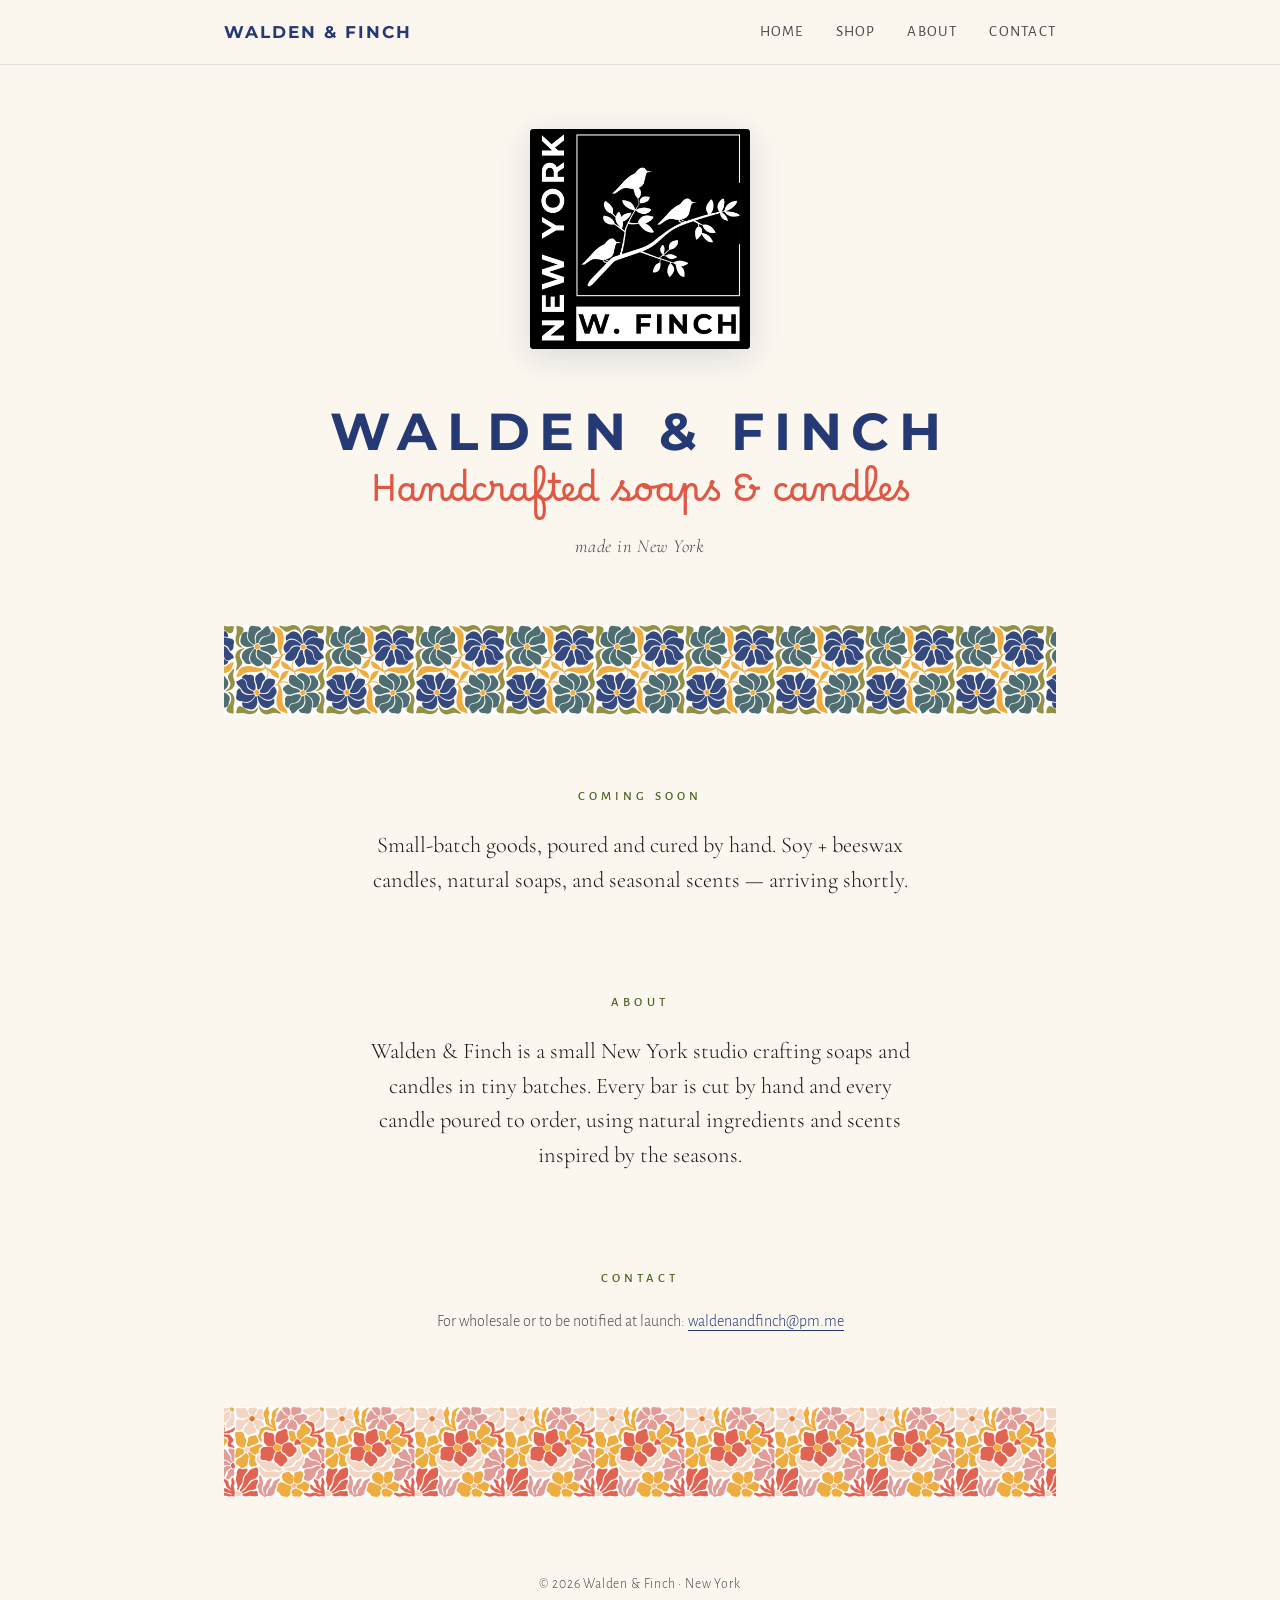
<file: index.html>
<!DOCTYPE html>
<html lang="en">
<head>
  <meta charset="UTF-8" />
  <meta name="viewport" content="width=device-width, initial-scale=1.0" />
  <title>Walden &amp; Finch — Handcrafted Soaps &amp; Candles</title>
  <meta name="description" content="Walden & Finch — small-batch handcrafted soaps and candles, made in New York." />
  <link rel="icon" type="image/png" href="assets/logo-black.png" />
  <link rel="preconnect" href="https://fonts.googleapis.com">
  <link rel="preconnect" href="https://fonts.gstatic.com" crossorigin>
  <link href="https://fonts.googleapis.com/css2?family=Alegreya+Sans:wght@300;400;500&family=Borel&family=Cormorant+Garamond:ital,wght@0,400;0,500;1,400&family=Montserrat:wght@600;700;800&display=swap" rel="stylesheet">
  <link rel="stylesheet" href="styles.css" />
</head>
<body>
  <a class="skip-link" href="#main">Skip to content</a>

  <nav class="site-nav" aria-label="Primary">
    <div class="nav-inner">
      <a href="#top" class="nav-brand">Walden &amp; Finch</a>
      <button class="nav-toggle" aria-expanded="false" aria-controls="nav-menu" aria-label="Toggle navigation menu">
        <span class="nav-toggle-bar"></span>
        <span class="nav-toggle-bar"></span>
        <span class="nav-toggle-bar"></span>
      </button>
      <ul class="nav-menu" id="nav-menu">
        <li><a href="#top">Home</a></li>
        <li><a href="#shop">Shop</a></li>
        <li><a href="#about">About</a></li>
        <li><a href="#contact">Contact</a></li>
      </ul>
    </div>
  </nav>

  <div class="page" id="top">
    <header class="hero">
      <div class="logo-frame">
        <img src="assets/logo-black.png" alt="Walden & Finch logo — finches on branches" class="logo" />
      </div>
      <h1 class="brand-name">WALDEN &amp; FINCH</h1>
      <p class="tagline">Handcrafted soaps &amp; candles</p>
      <p class="origin">made in New York</p>
    </header>

    <div class="pattern-strip" aria-hidden="true"></div>

    <main id="main">
      <section class="coming-soon" id="shop">
        <h2 class="section-eyebrow">Coming soon</h2>
        <p class="lede">
          Small-batch goods, poured and cured by hand. Soy + beeswax candles,
          natural soaps, and seasonal scents — arriving shortly.
        </p>
      </section>

      <section class="about" id="about">
        <h2 class="section-eyebrow">About</h2>
        <p class="lede">
          Walden &amp; Finch is a small New York studio crafting soaps and candles
          in tiny batches. Every bar is cut by hand and every candle poured to order,
          using natural ingredients and scents inspired by the seasons.
        </p>
      </section>

      <section class="contact-section" id="contact">
        <h2 class="section-eyebrow">Contact</h2>
        <p class="contact">
          For wholesale or to be notified at launch:
          <a href="mailto:waldenandfinch@pm.me">waldenandfinch@pm.me</a>
        </p>
      </section>
    </main>

    <div class="pattern-strip pattern-strip--alt" aria-hidden="true"></div>

    <footer class="site-footer">
      <p>&copy; <span id="year"></span> Walden &amp; Finch · New York</p>
    </footer>
  </div>

  <script>
    document.getElementById('year').textContent = new Date().getFullYear();

    // Mobile navigation toggle
    (function () {
      var toggle = document.querySelector('.nav-toggle');
      var menu = document.getElementById('nav-menu');
      if (!toggle || !menu) return;

      function closeMenu() {
        menu.classList.remove('is-open');
        toggle.setAttribute('aria-expanded', 'false');
      }

      toggle.addEventListener('click', function () {
        var isOpen = menu.classList.toggle('is-open');
        toggle.setAttribute('aria-expanded', isOpen ? 'true' : 'false');
      });

      // Close the menu when a link is tapped (mobile)
      menu.addEventListener('click', function (e) {
        if (e.target.tagName === 'A') closeMenu();
      });

      // Close on Escape
      document.addEventListener('keydown', function (e) {
        if (e.key === 'Escape') closeMenu();
      });
    })();
  </script>
</body>
</html>
</file>
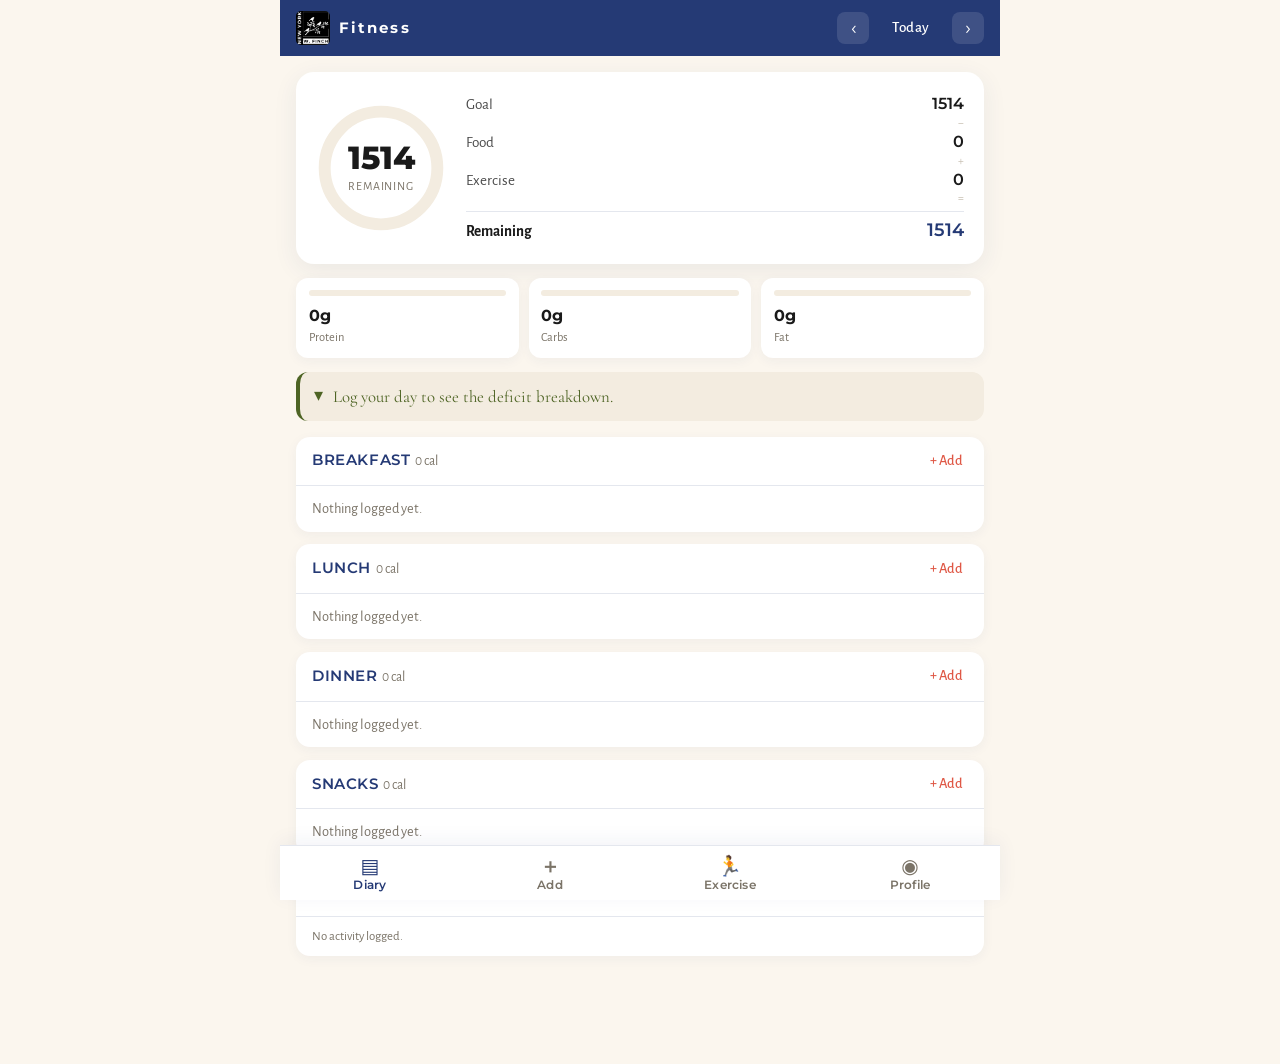
<file: fitness/index.html>
<!DOCTYPE html>
<html lang="en">
<head>
  <meta charset="UTF-8" />
  <meta name="viewport" content="width=device-width, initial-scale=1.0, viewport-fit=cover" />
  <title>Fitness — Walden &amp; Finch</title>
  <meta name="description" content="Private nutrition &amp; calorie tracker." />
  <meta name="robots" content="noindex, nofollow" />
  <meta name="theme-color" content="#253a75" />
  <link rel="icon" type="image/png" href="../assets/logo-black.png" />
  <link rel="preconnect" href="https://fonts.googleapis.com">
  <link rel="preconnect" href="https://fonts.gstatic.com" crossorigin>
  <link href="https://fonts.googleapis.com/css2?family=Alegreya+Sans:wght@300;400;500;700&family=Cormorant+Garamond:ital,wght@0,400;0,500;0,600;1,400&family=Montserrat:wght@600;700;800&display=swap" rel="stylesheet">
  <link rel="stylesheet" href="fitness.css" />
</head>
<body>
  <div class="app">
    <!-- Top bar -->
    <header class="topbar">
      <div class="topbar-inner">
        <a class="brand" href="../index.html" title="Walden &amp; Finch">
          <img src="../assets/logo-black.png" alt="" class="brand-logo" />
          <span class="brand-text">Fitness</span>
        </a>
        <div class="date-nav">
          <button id="prevDay" class="icon-btn" aria-label="Previous day">‹</button>
          <button id="datePick" class="date-label" aria-label="Pick date">Today</button>
          <button id="nextDay" class="icon-btn" aria-label="Next day">›</button>
          <input type="date" id="dateInput" class="date-hidden" />
        </div>
      </div>
    </header>

    <main class="content">
      <!-- ===================== TODAY / DIARY ===================== -->
      <section class="view" id="view-today">
        <!-- Calorie budget card -->
        <div class="budget-card">
          <div class="ring-wrap">
            <svg viewBox="0 0 120 120" class="ring">
              <circle class="ring-track" cx="60" cy="60" r="52"></circle>
              <circle class="ring-fill" id="ringFill" cx="60" cy="60" r="52"></circle>
            </svg>
            <div class="ring-center">
              <span class="ring-num" id="remainingNum">0</span>
              <span class="ring-label" id="remainingLabel">remaining</span>
            </div>
          </div>
          <div class="budget-breakdown">
            <div class="bd-row"><span class="bd-key">Goal</span><span class="bd-val" id="bdGoal">0</span></div>
            <div class="bd-op">−</div>
            <div class="bd-row"><span class="bd-key">Food</span><span class="bd-val" id="bdFood">0</span></div>
            <div class="bd-op">+</div>
            <div class="bd-row"><span class="bd-key">Exercise</span><span class="bd-val" id="bdExercise">0</span></div>
            <div class="bd-op">=</div>
            <div class="bd-row bd-remaining"><span class="bd-key">Remaining</span><span class="bd-val" id="bdRemaining">0</span></div>
          </div>
        </div>

        <!-- Macros -->
        <div class="macros">
          <div class="macro">
            <div class="macro-bar"><span id="pBar" class="macro-fill pf"></span></div>
            <div class="macro-meta"><b id="pVal">0g</b><span>Protein</span></div>
          </div>
          <div class="macro">
            <div class="macro-bar"><span id="cBar" class="macro-fill cf"></span></div>
            <div class="macro-meta"><b id="cVal">0g</b><span>Carbs</span></div>
          </div>
          <div class="macro">
            <div class="macro-bar"><span id="fBar" class="macro-fill ff"></span></div>
            <div class="macro-meta"><b id="fVal">0g</b><span>Fat</span></div>
          </div>
        </div>

        <!-- Deficit / weight projection -->
        <div class="deficit-strip" id="deficitStrip">
          <span class="deficit-icon" id="deficitIcon">▾</span>
          <span id="deficitText">Log your day to see the deficit breakdown.</span>
        </div>

        <!-- Meals -->
        <div id="meals"></div>

        <!-- Exercise summary in diary -->
        <div class="meal" id="exerciseCard">
          <div class="meal-head">
            <h3>Exercise</h3>
            <button class="add-link" data-goexercise>Log</button>
          </div>
          <div class="meal-items" id="exerciseItems"></div>
        </div>
      </section>

      <!-- ===================== ADD FOOD ===================== -->
      <section class="view hidden" id="view-add">
        <div class="add-head">
          <h2>Add food</h2>
          <span class="add-meal-tag" id="addMealTag">Breakfast</span>
        </div>

        <div class="search-row">
          <input type="search" id="foodSearch" placeholder="Search foods (e.g. banana, oats, chicken)…" autocomplete="off" />
          <button id="searchBtn" class="primary-btn">Search</button>
        </div>

        <div id="searchState" class="hint"></div>

        <!-- Favorites -->
        <div class="list-block" id="favBlock">
          <div class="list-head"><h4>★ Favorites</h4><span class="list-sub">your go-to ingredients</span></div>
          <div id="favList" class="chip-list"></div>
        </div>

        <!-- Recently used -->
        <div class="list-block" id="recentBlock">
          <div class="list-head"><h4>Recently used</h4></div>
          <div id="recentList" class="chip-list"></div>
        </div>

        <!-- Search results -->
        <div class="list-block hidden" id="resultsBlock">
          <div class="list-head"><h4>Results</h4></div>
          <div id="resultsList" class="result-list"></div>
        </div>
      </section>

      <!-- ===================== EXERCISE ===================== -->
      <section class="view hidden" id="view-exercise">
        <h2>Exercise</h2>
        <p class="muted">Add distance or steps — calories are estimated from your body weight and credited back to today's budget.</p>

        <div class="ex-grid">
          <div class="ex-card">
            <h4>🏃 Distance</h4>
            <label>Activity
              <select id="exActivity">
                <option value="run">Running</option>
                <option value="walk">Walking</option>
                <option value="cycle">Cycling</option>
              </select>
            </label>
            <label>Miles
              <input type="number" id="exMiles" min="0" step="0.1" placeholder="e.g. 3.0" />
            </label>
            <div class="ex-est" id="exMilesEst">≈ 0 cal</div>
            <button class="primary-btn" id="exAddMiles">Add distance</button>
          </div>

          <div class="ex-card">
            <h4>👟 Steps</h4>
            <label>Steps today
              <input type="number" id="exSteps" min="0" step="100" placeholder="e.g. 8000" />
            </label>
            <div class="ex-est" id="exStepsEst">≈ 0 cal · 0 mi</div>
            <button class="primary-btn" id="exAddSteps">Set steps</button>
          </div>
        </div>

        <div class="list-block">
          <div class="list-head"><h4>Today's activity</h4></div>
          <div id="exLogList" class="result-list"></div>
        </div>
      </section>

      <!-- ===================== PROFILE ===================== -->
      <section class="view hidden" id="view-profile">
        <h2>Profile &amp; goals</h2>
        <p class="muted">Used to estimate your calorie target. Everything is stored privately in this browser.</p>

        <div class="form-grid">
          <label>Sex
            <select id="pfSex"><option value="female">Female</option><option value="male">Male</option></select>
          </label>
          <label>Age
            <input type="number" id="pfAge" min="10" max="100" />
          </label>
          <label>Height (cm)
            <input type="number" id="pfHeight" min="120" max="230" />
          </label>
          <label>Current weight (lb)
            <input type="number" id="pfWeight" min="60" max="600" step="0.1" />
          </label>
          <label>Goal weight (lb)
            <input type="number" id="pfGoal" min="60" max="600" step="0.1" />
          </label>
          <label>Activity level
            <select id="pfActivity">
              <option value="1.2">Sedentary</option>
              <option value="1.375">Lightly active</option>
              <option value="1.55">Moderately active</option>
              <option value="1.725">Very active</option>
              <option value="1.9">Athlete</option>
            </select>
          </label>
          <label>Pace
            <select id="pfPace">
              <option value="0.25">Gentle · 0.25 lb/week</option>
              <option value="0.5">Steady · 0.5 lb/week</option>
              <option value="1">Standard · 1 lb/week</option>
              <option value="1.5">Aggressive · 1.5 lb/week</option>
              <option value="0">Maintain weight</option>
            </select>
          </label>
        </div>

        <div class="goal-preview" id="goalPreview"></div>

        <details class="settings-adv">
          <summary>USDA food database key (optional)</summary>
          <p class="muted small">Food search uses the free USDA FoodData Central API. A shared demo key works but is rate-limited — grab your own free key in ~30 seconds for smooth search.</p>
          <label>API key
            <input type="text" id="pfUsdaKey" placeholder="DEMO_KEY" autocomplete="off" spellcheck="false" />
          </label>
          <a class="link" href="https://fdc.nal.usda.gov/api-key-signup.html" target="_blank" rel="noopener">Get a free USDA API key →</a>
        </details>

        <div class="profile-actions">
          <button class="primary-btn" id="saveProfile">Save</button>
          <button class="ghost-btn" id="exportData">Export data</button>
          <button class="ghost-btn danger" id="resetData">Erase all data</button>
        </div>
      </section>
    </main>

    <!-- Bottom nav -->
    <nav class="tabbar">
      <button class="tab active" data-view="today"><span class="ti">▤</span>Diary</button>
      <button class="tab" data-view="add"><span class="ti">＋</span>Add</button>
      <button class="tab" data-view="exercise"><span class="ti">🏃</span>Exercise</button>
      <button class="tab" data-view="profile"><span class="ti">◉</span>Profile</button>
    </nav>
  </div>

  <!-- ===================== QUANTITY MODAL ===================== -->
  <div class="modal-backdrop hidden" id="qtyModal">
    <div class="modal">
      <button class="modal-close" id="qtyClose" aria-label="Close">×</button>
      <h3 id="qtyName">Food</h3>
      <p class="qty-brand muted small" id="qtyBrand"></p>

      <div class="qty-controls">
        <label>Amount
          <input type="number" id="qtyAmount" min="0" step="0.1" value="100" />
        </label>
        <label>Unit
          <select id="qtyUnit"></select>
        </label>
        <label>Meal
          <select id="qtyMeal">
            <option value="breakfast">Breakfast</option>
            <option value="lunch">Lunch</option>
            <option value="dinner">Dinner</option>
            <option value="snacks">Snacks</option>
          </select>
        </label>
      </div>

      <div class="qty-nutri" id="qtyNutri"></div>

      <label class="fav-toggle"><input type="checkbox" id="qtyFav" /> Keep as a favorite ingredient</label>

      <div class="modal-actions">
        <button class="ghost-btn" id="qtyCancel">Cancel</button>
        <button class="primary-btn" id="qtyAdd">Add to diary</button>
      </div>
    </div>
  </div>

  <div id="toast" class="toast hidden"></div>

  <script src="fitness.js"></script>
</body>
</html>
</file>
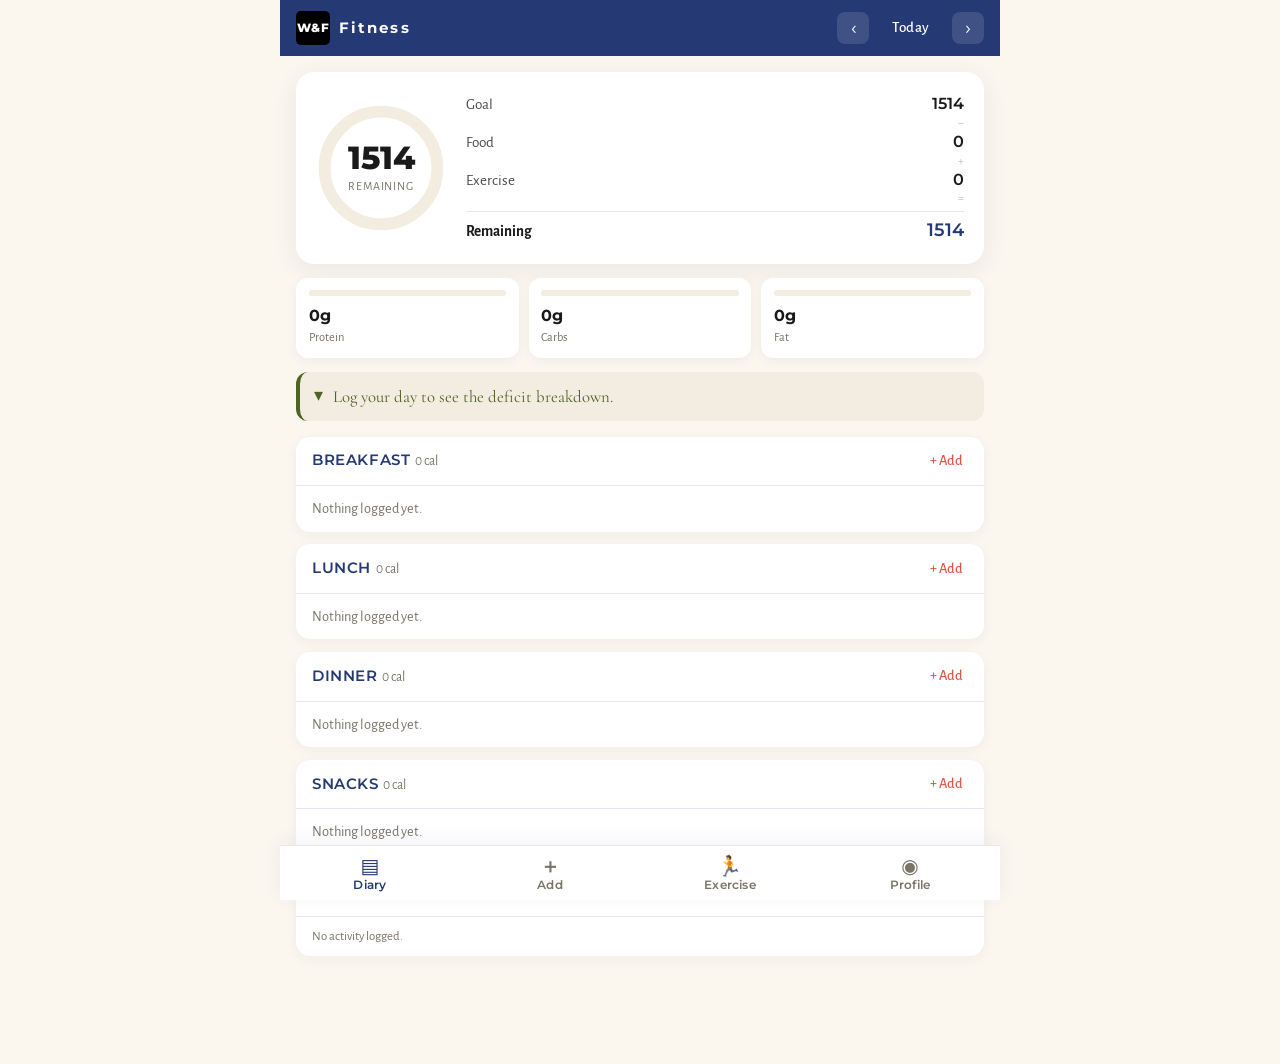
<file: fitness-tracker.html>
<!DOCTYPE html>
<html lang="en">
<head>
  <meta charset="UTF-8" />
  <meta name="viewport" content="width=device-width, initial-scale=1.0, viewport-fit=cover" />
  <title>Fitness Tracker</title>
  <meta name="description" content="Private nutrition &amp; calorie tracker." />
  <meta name="robots" content="noindex, nofollow" />
  <meta name="theme-color" content="#253a75" />
  <link rel="icon" href="data:image/svg+xml,<svg xmlns=%22http://www.w3.org/2000/svg%22 viewBox=%220 0 100 100%22><text y=%22.9em%22 font-size=%2290%22>🥑</text></svg>" />
  <link rel="preconnect" href="https://fonts.googleapis.com">
  <link rel="preconnect" href="https://fonts.gstatic.com" crossorigin>
  <link href="https://fonts.googleapis.com/css2?family=Alegreya+Sans:wght@300;400;500;700&family=Cormorant+Garamond:ital,wght@0,400;0,500;0,600;1,400&family=Montserrat:wght@600;700;800&display=swap" rel="stylesheet">
  <style>
:root {
  --navy: #253a75;
  --teal: #406266;
  --forest: #4e6424;
  --olive: #8b8835;
  --mustard: #eda731;
  --terracotta: #df5846;
  --peach: #ecb987;
  --coral: #e09490;
  --blush: #f1d2bf;
  --steel: #2a78a1;
  --sage: #8eb1ac;

  --bg: #fbf6ee;
  --bg-soft: #f3ece0;
  --card: #ffffff;
  --ink: #1a1a1a;
  --ink-soft: #4a4a4a;
  --muted: #7b7468;
  --rule: rgba(37, 58, 117, 0.12);

  --ok: #4e6424;
  --warn: #df5846;

  --font-display: 'Montserrat', system-ui, sans-serif;
  --font-serif: 'Cormorant Garamond', 'Times New Roman', serif;
  --font-body: 'Alegreya Sans', system-ui, sans-serif;

  --maxw: 720px;
}

* { box-sizing: border-box; }
html, body { margin: 0; padding: 0; }

body {
  font-family: var(--font-body);
  background: var(--bg);
  color: var(--ink);
  line-height: 1.5;
  -webkit-font-smoothing: antialiased;
  -webkit-tap-highlight-color: transparent;
}

button { font-family: inherit; cursor: pointer; }
input, select { font-family: inherit; font-size: 1rem; }

.app { max-width: var(--maxw); margin: 0 auto; min-height: 100vh; }

/* ---------- Top bar ---------- */
.topbar {
  position: sticky; top: 0; z-index: 20;
  background: var(--navy);
  color: #fff;
  padding: env(safe-area-inset-top) 0 0;
}
.topbar-inner {
  display: flex; align-items: center; justify-content: space-between;
  padding: 0.7rem 1rem;
  max-width: var(--maxw); margin: 0 auto;
}
.brand { display: flex; align-items: center; gap: 0.55rem; text-decoration: none; color: #fff; }
.brand-logo { width: 34px; height: 34px; border-radius: 5px; background: #000; }
.brand-text { font-family: var(--font-display); font-weight: 700; letter-spacing: 0.14em; font-size: 0.95rem; }

.date-nav { display: flex; align-items: center; gap: 0.15rem; position: relative; }
.icon-btn {
  background: rgba(255,255,255,0.12); color: #fff; border: none;
  width: 32px; height: 32px; border-radius: 8px; font-size: 1.3rem; line-height: 1;
  display: grid; place-items: center;
}
.icon-btn:active { background: rgba(255,255,255,0.25); }
.date-label {
  background: transparent; color: #fff; border: none;
  font-family: var(--font-body); font-weight: 500; font-size: 0.95rem;
  min-width: 78px; padding: 0.3rem 0.4rem; letter-spacing: 0.02em;
}
.date-hidden { position: absolute; opacity: 0; pointer-events: none; width: 1px; height: 1px; bottom: 0; }

/* ---------- Content / views ---------- */
.content { padding: 1rem 1rem 6rem; }
.view h2 { font-family: var(--font-display); font-weight: 700; font-size: 1.25rem; color: var(--navy); margin: 0.25rem 0 0.35rem; letter-spacing: 0.02em; }
.hidden { display: none !important; }
.muted { color: var(--muted); }
.small { font-size: 0.85rem; }
.hint { color: var(--muted); font-size: 0.9rem; min-height: 1.2rem; margin: 0.5rem 0; }

/* ---------- Budget card ---------- */
.budget-card {
  background: var(--card); border-radius: 18px; padding: 1.25rem;
  box-shadow: 0 6px 24px rgba(37,58,117,0.08);
  display: flex; gap: 1.25rem; align-items: center;
}
.ring-wrap { position: relative; width: 130px; height: 130px; flex: 0 0 auto; }
.ring { width: 130px; height: 130px; transform: rotate(-90deg); }
.ring-track { fill: none; stroke: var(--bg-soft); stroke-width: 11; }
.ring-fill {
  fill: none; stroke: var(--navy); stroke-width: 11; stroke-linecap: round;
  stroke-dasharray: 326.7; stroke-dashoffset: 326.7;
  transition: stroke-dashoffset 0.5s ease, stroke 0.3s;
}
.ring-center {
  position: absolute; inset: 0; display: flex; flex-direction: column;
  align-items: center; justify-content: center; text-align: center;
}
.ring-num { font-family: var(--font-display); font-weight: 800; font-size: 2rem; color: var(--ink); line-height: 1; }
.ring-label { font-size: 0.75rem; color: var(--muted); letter-spacing: 0.08em; text-transform: uppercase; margin-top: 0.2rem; }

.budget-breakdown { flex: 1; display: flex; flex-direction: column; gap: 0.15rem; }
.bd-row { display: flex; justify-content: space-between; align-items: baseline; }
.bd-key { color: var(--ink-soft); font-size: 0.95rem; }
.bd-val { font-family: var(--font-display); font-weight: 600; font-size: 0.98rem; }
.bd-op { text-align: right; color: var(--rule); font-size: 0.75rem; line-height: 0.4; margin: 0.1rem 0; color: #c9c1b4; }
.bd-remaining { border-top: 1px solid var(--rule); margin-top: 0.35rem; padding-top: 0.35rem; }
.bd-remaining .bd-key { font-weight: 600; color: var(--ink); }
.bd-remaining .bd-val { color: var(--navy); font-size: 1.1rem; }

/* ---------- Macros ---------- */
.macros { display: grid; grid-template-columns: repeat(3, 1fr); gap: 0.6rem; margin: 0.9rem 0; }
.macro { background: var(--card); border-radius: 12px; padding: 0.7rem 0.8rem; box-shadow: 0 3px 12px rgba(37,58,117,0.05); }
.macro-bar { height: 6px; border-radius: 3px; background: var(--bg-soft); overflow: hidden; margin-bottom: 0.5rem; }
.macro-fill { display: block; height: 100%; width: 0; border-radius: 3px; transition: width 0.4s; }
.pf { background: var(--steel); } .cf { background: var(--mustard); } .ff { background: var(--terracotta); }
.macro-meta { display: flex; flex-direction: column; }
.macro-meta b { font-family: var(--font-display); font-weight: 700; font-size: 1rem; }
.macro-meta span { font-size: 0.78rem; color: var(--muted); }

/* ---------- Deficit strip ---------- */
.deficit-strip {
  display: flex; align-items: center; gap: 0.6rem;
  background: var(--bg-soft); border-radius: 12px; padding: 0.7rem 0.9rem;
  font-family: var(--font-serif); font-size: 1.05rem; color: var(--forest);
  margin-bottom: 1rem; border-left: 4px solid var(--forest);
}
.deficit-strip.over { color: var(--terracotta); border-left-color: var(--terracotta); }
.deficit-icon { font-size: 1.1rem; }

/* ---------- Meals ---------- */
.meal { background: var(--card); border-radius: 14px; margin-bottom: 0.8rem; box-shadow: 0 3px 12px rgba(37,58,117,0.05); overflow: hidden; }
.meal-head { display: flex; align-items: center; justify-content: space-between; padding: 0.75rem 1rem; border-bottom: 1px solid var(--rule); }
.meal-head h3 { margin: 0; font-family: var(--font-display); font-weight: 600; font-size: 0.95rem; letter-spacing: 0.04em; color: var(--navy); text-transform: uppercase; }
.meal-head .meal-kcal { color: var(--muted); font-size: 0.85rem; font-family: var(--font-body); font-weight: 400; text-transform: none; letter-spacing: 0; }
.meal-head-right { display: flex; align-items: center; gap: 0.8rem; }
.add-link { background: none; border: none; color: var(--terracotta); font-weight: 500; font-size: 0.9rem; padding: 0.2rem 0.3rem; }
.meal-items:empty::after { content: "Nothing logged yet."; display: block; padding: 0.75rem 1rem; color: var(--muted); font-size: 0.9rem; }
.food-row { display: flex; align-items: center; justify-content: space-between; padding: 0.6rem 1rem; border-bottom: 1px solid var(--rule); }
.food-row:last-child { border-bottom: none; }
.food-row .fr-main { min-width: 0; }
.food-row .fr-name { font-size: 0.98rem; color: var(--ink); }
.food-row .fr-sub { font-size: 0.8rem; color: var(--muted); }
.food-row .fr-right { display: flex; align-items: center; gap: 0.75rem; flex: 0 0 auto; }
.food-row .fr-kcal { font-family: var(--font-display); font-weight: 600; font-size: 0.95rem; }
.del-btn { background: none; border: none; color: var(--muted); font-size: 1.1rem; line-height: 1; padding: 0.1rem 0.25rem; }
.del-btn:active { color: var(--terracotta); }

/* ---------- Add food ---------- */
.add-head { display: flex; align-items: center; gap: 0.6rem; }
.add-meal-tag { background: var(--blush); color: var(--terracotta); font-size: 0.78rem; font-weight: 600; padding: 0.2rem 0.6rem; border-radius: 999px; letter-spacing: 0.04em; }
.search-row { display: flex; gap: 0.5rem; margin: 0.75rem 0 0.25rem; }
.search-row input { flex: 1; padding: 0.7rem 0.9rem; border: 1px solid var(--rule); border-radius: 10px; background: #fff; }
.search-row input:focus { outline: 2px solid var(--sage); outline-offset: 0; }
.primary-btn { background: var(--navy); color: #fff; border: none; padding: 0.7rem 1.1rem; border-radius: 10px; font-weight: 600; font-family: var(--font-display); letter-spacing: 0.02em; }
.primary-btn:active { background: #1c2d5c; }
.ghost-btn { background: transparent; border: 1px solid var(--rule); color: var(--ink-soft); padding: 0.65rem 1rem; border-radius: 10px; font-weight: 500; }
.ghost-btn.danger { color: var(--terracotta); border-color: rgba(223,88,70,0.4); }

.list-block { margin-top: 1.1rem; }
.list-head { display: flex; align-items: baseline; gap: 0.6rem; margin-bottom: 0.5rem; }
.list-head h4 { margin: 0; font-family: var(--font-display); font-weight: 700; font-size: 0.85rem; letter-spacing: 0.06em; text-transform: uppercase; color: var(--navy); }
.list-sub { font-size: 0.8rem; color: var(--muted); }

.chip-list { display: flex; flex-wrap: wrap; gap: 0.5rem; }
.chip {
  display: inline-flex; align-items: center; gap: 0.4rem;
  background: #fff; border: 1px solid var(--rule); border-radius: 999px;
  padding: 0.45rem 0.8rem; font-size: 0.9rem; color: var(--ink);
  box-shadow: 0 2px 6px rgba(37,58,117,0.05);
}
.chip:active { background: var(--bg-soft); }
.chip .chip-kcal { color: var(--muted); font-size: 0.8rem; }
.chip.fav { border-color: var(--mustard); }
.chip .star { color: var(--mustard); }
.chip-list:empty::after { content: "Nothing here yet — add foods and they'll show up for one-tap logging."; color: var(--muted); font-size: 0.88rem; }
#favList:empty::after { content: "Star a food when adding it and it'll pin here."; }

.result-list { display: flex; flex-direction: column; gap: 0.5rem; }
.result-row {
  display: flex; align-items: center; justify-content: space-between; gap: 0.75rem;
  background: #fff; border: 1px solid var(--rule); border-radius: 12px; padding: 0.7rem 0.9rem;
}
.result-row .rr-main { min-width: 0; }
.result-row .rr-name { font-size: 0.98rem; }
.result-row .rr-sub { font-size: 0.8rem; color: var(--muted); }
.result-row .rr-kcal { font-family: var(--font-display); font-weight: 600; color: var(--navy); white-space: nowrap; }

/* ---------- Exercise ---------- */
.ex-grid { display: grid; grid-template-columns: 1fr 1fr; gap: 0.8rem; margin: 1rem 0; }
.ex-card { background: #fff; border-radius: 14px; padding: 1rem; box-shadow: 0 3px 12px rgba(37,58,117,0.05); }
.ex-card h4 { margin: 0 0 0.7rem; font-family: var(--font-display); font-weight: 600; color: var(--navy); }
.ex-card label { display: block; font-size: 0.82rem; color: var(--ink-soft); margin-bottom: 0.6rem; }
.ex-card input, .ex-card select, .form-grid input, .form-grid select {
  display: block; width: 100%; margin-top: 0.25rem; padding: 0.55rem 0.65rem;
  border: 1px solid var(--rule); border-radius: 9px; background: #fff;
}
.ex-est { font-family: var(--font-serif); font-size: 1.05rem; color: var(--forest); margin: 0.2rem 0 0.75rem; }

/* ---------- Profile ---------- */
.form-grid { display: grid; grid-template-columns: 1fr 1fr; gap: 0.7rem; margin: 1rem 0; }
.form-grid label { font-size: 0.82rem; color: var(--ink-soft); }
.goal-preview {
  background: var(--navy); color: #fff; border-radius: 14px; padding: 1rem 1.2rem;
  font-family: var(--font-serif); font-size: 1.1rem; line-height: 1.45;
}
.goal-preview b { font-family: var(--font-display); font-weight: 700; }
.goal-preview .big { font-size: 1.6rem; display: block; }
.settings-adv { margin: 1rem 0; background: #fff; border: 1px solid var(--rule); border-radius: 12px; padding: 0.5rem 0.9rem; }
.settings-adv summary { cursor: pointer; font-weight: 600; color: var(--navy); font-family: var(--font-display); font-size: 0.9rem; padding: 0.35rem 0; }
.settings-adv label { display: block; font-size: 0.82rem; color: var(--ink-soft); margin: 0.5rem 0; }
.settings-adv input { display: block; width: 100%; margin-top: 0.25rem; padding: 0.55rem 0.65rem; border: 1px solid var(--rule); border-radius: 9px; }
.link { color: var(--terracotta); text-decoration: none; font-size: 0.9rem; }
.profile-actions { display: flex; flex-wrap: wrap; gap: 0.6rem; margin-top: 1.2rem; }

/* ---------- Tab bar ---------- */
.tabbar {
  position: fixed; bottom: 0; left: 0; right: 0; z-index: 20;
  background: #fff; border-top: 1px solid var(--rule);
  display: flex; max-width: var(--maxw); margin: 0 auto;
  padding-bottom: env(safe-area-inset-bottom);
  box-shadow: 0 -4px 20px rgba(37,58,117,0.06);
}
.tab {
  flex: 1; background: none; border: none; padding: 0.6rem 0 0.5rem;
  display: flex; flex-direction: column; align-items: center; gap: 0.15rem;
  font-size: 0.72rem; color: var(--muted); font-family: var(--font-display); font-weight: 600; letter-spacing: 0.02em;
}
.tab .ti { font-size: 1.25rem; line-height: 1; }
.tab.active { color: var(--navy); }

/* ---------- Modal ---------- */
.modal-backdrop {
  position: fixed; inset: 0; z-index: 40; background: rgba(26,26,26,0.45);
  display: flex; align-items: flex-end; justify-content: center;
}
.modal {
  background: #fff; width: 100%; max-width: var(--maxw); border-radius: 20px 20px 0 0;
  padding: 1.25rem 1.25rem calc(1.5rem + env(safe-area-inset-bottom));
  box-shadow: 0 -10px 40px rgba(0,0,0,0.25); position: relative;
  animation: slideUp 0.22s ease;
}
@keyframes slideUp { from { transform: translateY(30px); opacity: 0.6; } to { transform: translateY(0); opacity: 1; } }
.modal h3 { margin: 0 1.5rem 0.15rem 0; font-family: var(--font-display); font-weight: 700; color: var(--navy); font-size: 1.15rem; }
.modal-close { position: absolute; top: 0.8rem; right: 0.9rem; background: none; border: none; font-size: 1.7rem; line-height: 1; color: var(--muted); }
.qty-controls { display: grid; grid-template-columns: 1fr 1fr 1fr; gap: 0.6rem; margin: 1rem 0; }
.qty-controls label { font-size: 0.8rem; color: var(--ink-soft); }
.qty-controls input, .qty-controls select { display: block; width: 100%; margin-top: 0.25rem; padding: 0.55rem 0.6rem; border: 1px solid var(--rule); border-radius: 9px; }
.qty-nutri { display: grid; grid-template-columns: repeat(4,1fr); gap: 0.5rem; background: var(--bg-soft); border-radius: 12px; padding: 0.8rem; text-align: center; margin-bottom: 0.9rem; }
.qty-nutri div b { display: block; font-family: var(--font-display); font-weight: 700; font-size: 1.15rem; color: var(--navy); }
.qty-nutri div span { font-size: 0.72rem; color: var(--muted); text-transform: uppercase; letter-spacing: 0.04em; }
.fav-toggle { display: flex; align-items: center; gap: 0.5rem; font-size: 0.92rem; color: var(--ink-soft); margin-bottom: 1rem; }
.fav-toggle input { width: 18px; height: 18px; }
.modal-actions { display: flex; gap: 0.6rem; }
.modal-actions .primary-btn, .modal-actions .ghost-btn { flex: 1; padding: 0.8rem; }

/* ---------- Toast ---------- */
.toast {
  position: fixed; bottom: 5rem; left: 50%; transform: translateX(-50%);
  background: var(--forest); color: #fff; padding: 0.65rem 1.1rem; border-radius: 999px;
  font-size: 0.9rem; z-index: 50; box-shadow: 0 6px 20px rgba(0,0,0,0.2);
  transition: opacity 0.25s, transform 0.25s;
}
.toast.hidden { opacity: 0; transform: translateX(-50%) translateY(10px); pointer-events: none; }

@media (max-width: 480px) {
  .budget-card { flex-direction: column; gap: 1rem; }
  .budget-breakdown { width: 100%; }
  .ex-grid, .form-grid, .qty-controls { grid-template-columns: 1fr; }
  .qty-controls { grid-template-columns: 1fr 1fr; }
}

.brand-logo--text{display:grid;place-items:center;color:#fff;font-family:var(--font-display);font-weight:800;font-size:0.72rem;letter-spacing:0.02em;}
</style>
</head>
<body>
  <div class="app">
    <!-- Top bar -->
    <header class="topbar">
      <div class="topbar-inner">
        <div class="brand">
          <span class="brand-logo brand-logo--text">W&amp;F</span>
          <span class="brand-text">Fitness</span>
        </div>
        <div class="date-nav">
          <button id="prevDay" class="icon-btn" aria-label="Previous day">‹</button>
          <button id="datePick" class="date-label" aria-label="Pick date">Today</button>
          <button id="nextDay" class="icon-btn" aria-label="Next day">›</button>
          <input type="date" id="dateInput" class="date-hidden" />
        </div>
      </div>
    </header>

    <main class="content">
      <!-- ===================== TODAY / DIARY ===================== -->
      <section class="view" id="view-today">
        <!-- Calorie budget card -->
        <div class="budget-card">
          <div class="ring-wrap">
            <svg viewBox="0 0 120 120" class="ring">
              <circle class="ring-track" cx="60" cy="60" r="52"></circle>
              <circle class="ring-fill" id="ringFill" cx="60" cy="60" r="52"></circle>
            </svg>
            <div class="ring-center">
              <span class="ring-num" id="remainingNum">0</span>
              <span class="ring-label" id="remainingLabel">remaining</span>
            </div>
          </div>
          <div class="budget-breakdown">
            <div class="bd-row"><span class="bd-key">Goal</span><span class="bd-val" id="bdGoal">0</span></div>
            <div class="bd-op">−</div>
            <div class="bd-row"><span class="bd-key">Food</span><span class="bd-val" id="bdFood">0</span></div>
            <div class="bd-op">+</div>
            <div class="bd-row"><span class="bd-key">Exercise</span><span class="bd-val" id="bdExercise">0</span></div>
            <div class="bd-op">=</div>
            <div class="bd-row bd-remaining"><span class="bd-key">Remaining</span><span class="bd-val" id="bdRemaining">0</span></div>
          </div>
        </div>

        <!-- Macros -->
        <div class="macros">
          <div class="macro">
            <div class="macro-bar"><span id="pBar" class="macro-fill pf"></span></div>
            <div class="macro-meta"><b id="pVal">0g</b><span>Protein</span></div>
          </div>
          <div class="macro">
            <div class="macro-bar"><span id="cBar" class="macro-fill cf"></span></div>
            <div class="macro-meta"><b id="cVal">0g</b><span>Carbs</span></div>
          </div>
          <div class="macro">
            <div class="macro-bar"><span id="fBar" class="macro-fill ff"></span></div>
            <div class="macro-meta"><b id="fVal">0g</b><span>Fat</span></div>
          </div>
        </div>

        <!-- Deficit / weight projection -->
        <div class="deficit-strip" id="deficitStrip">
          <span class="deficit-icon" id="deficitIcon">▾</span>
          <span id="deficitText">Log your day to see the deficit breakdown.</span>
        </div>

        <!-- Meals -->
        <div id="meals"></div>

        <!-- Exercise summary in diary -->
        <div class="meal" id="exerciseCard">
          <div class="meal-head">
            <h3>Exercise</h3>
            <button class="add-link" data-goexercise>Log</button>
          </div>
          <div class="meal-items" id="exerciseItems"></div>
        </div>
      </section>

      <!-- ===================== ADD FOOD ===================== -->
      <section class="view hidden" id="view-add">
        <div class="add-head">
          <h2>Add food</h2>
          <span class="add-meal-tag" id="addMealTag">Breakfast</span>
        </div>

        <div class="search-row">
          <input type="search" id="foodSearch" placeholder="Search foods (e.g. banana, oats, chicken)…" autocomplete="off" />
          <button id="searchBtn" class="primary-btn">Search</button>
        </div>

        <div id="searchState" class="hint"></div>

        <!-- Favorites -->
        <div class="list-block" id="favBlock">
          <div class="list-head"><h4>★ Favorites</h4><span class="list-sub">your go-to ingredients</span></div>
          <div id="favList" class="chip-list"></div>
        </div>

        <!-- Recently used -->
        <div class="list-block" id="recentBlock">
          <div class="list-head"><h4>Recently used</h4></div>
          <div id="recentList" class="chip-list"></div>
        </div>

        <!-- Search results -->
        <div class="list-block hidden" id="resultsBlock">
          <div class="list-head"><h4>Results</h4></div>
          <div id="resultsList" class="result-list"></div>
        </div>
      </section>

      <!-- ===================== EXERCISE ===================== -->
      <section class="view hidden" id="view-exercise">
        <h2>Exercise</h2>
        <p class="muted">Add distance or steps — calories are estimated from your body weight and credited back to today's budget.</p>

        <div class="ex-grid">
          <div class="ex-card">
            <h4>🏃 Distance</h4>
            <label>Activity
              <select id="exActivity">
                <option value="run">Running</option>
                <option value="walk">Walking</option>
                <option value="cycle">Cycling</option>
              </select>
            </label>
            <label>Miles
              <input type="number" id="exMiles" min="0" step="0.1" placeholder="e.g. 3.0" />
            </label>
            <div class="ex-est" id="exMilesEst">≈ 0 cal</div>
            <button class="primary-btn" id="exAddMiles">Add distance</button>
          </div>

          <div class="ex-card">
            <h4>👟 Steps</h4>
            <label>Steps today
              <input type="number" id="exSteps" min="0" step="100" placeholder="e.g. 8000" />
            </label>
            <div class="ex-est" id="exStepsEst">≈ 0 cal · 0 mi</div>
            <button class="primary-btn" id="exAddSteps">Set steps</button>
          </div>
        </div>

        <div class="list-block">
          <div class="list-head"><h4>Today's activity</h4></div>
          <div id="exLogList" class="result-list"></div>
        </div>
      </section>

      <!-- ===================== PROFILE ===================== -->
      <section class="view hidden" id="view-profile">
        <h2>Profile &amp; goals</h2>
        <p class="muted">Used to estimate your calorie target. Everything is stored privately in this browser.</p>

        <div class="form-grid">
          <label>Sex
            <select id="pfSex"><option value="female">Female</option><option value="male">Male</option></select>
          </label>
          <label>Age
            <input type="number" id="pfAge" min="10" max="100" />
          </label>
          <label>Height (cm)
            <input type="number" id="pfHeight" min="120" max="230" />
          </label>
          <label>Current weight (lb)
            <input type="number" id="pfWeight" min="60" max="600" step="0.1" />
          </label>
          <label>Goal weight (lb)
            <input type="number" id="pfGoal" min="60" max="600" step="0.1" />
          </label>
          <label>Activity level
            <select id="pfActivity">
              <option value="1.2">Sedentary</option>
              <option value="1.375">Lightly active</option>
              <option value="1.55">Moderately active</option>
              <option value="1.725">Very active</option>
              <option value="1.9">Athlete</option>
            </select>
          </label>
          <label>Pace
            <select id="pfPace">
              <option value="0.25">Gentle · 0.25 lb/week</option>
              <option value="0.5">Steady · 0.5 lb/week</option>
              <option value="1">Standard · 1 lb/week</option>
              <option value="1.5">Aggressive · 1.5 lb/week</option>
              <option value="0">Maintain weight</option>
            </select>
          </label>
        </div>

        <div class="goal-preview" id="goalPreview"></div>

        <details class="settings-adv">
          <summary>USDA food database key (optional)</summary>
          <p class="muted small">Food search uses the free USDA FoodData Central API. A shared demo key works but is rate-limited — grab your own free key in ~30 seconds for smooth search.</p>
          <label>API key
            <input type="text" id="pfUsdaKey" placeholder="DEMO_KEY" autocomplete="off" spellcheck="false" />
          </label>
          <a class="link" href="https://fdc.nal.usda.gov/api-key-signup.html" target="_blank" rel="noopener">Get a free USDA API key →</a>
        </details>

        <div class="profile-actions">
          <button class="primary-btn" id="saveProfile">Save</button>
          <button class="ghost-btn" id="exportData">Export data</button>
          <button class="ghost-btn danger" id="resetData">Erase all data</button>
        </div>
      </section>
    </main>

    <!-- Bottom nav -->
    <nav class="tabbar">
      <button class="tab active" data-view="today"><span class="ti">▤</span>Diary</button>
      <button class="tab" data-view="add"><span class="ti">＋</span>Add</button>
      <button class="tab" data-view="exercise"><span class="ti">🏃</span>Exercise</button>
      <button class="tab" data-view="profile"><span class="ti">◉</span>Profile</button>
    </nav>
  </div>

  <!-- ===================== QUANTITY MODAL ===================== -->
  <div class="modal-backdrop hidden" id="qtyModal">
    <div class="modal">
      <button class="modal-close" id="qtyClose" aria-label="Close">×</button>
      <h3 id="qtyName">Food</h3>
      <p class="qty-brand muted small" id="qtyBrand"></p>

      <div class="qty-controls">
        <label>Amount
          <input type="number" id="qtyAmount" min="0" step="0.1" value="100" />
        </label>
        <label>Unit
          <select id="qtyUnit"></select>
        </label>
        <label>Meal
          <select id="qtyMeal">
            <option value="breakfast">Breakfast</option>
            <option value="lunch">Lunch</option>
            <option value="dinner">Dinner</option>
            <option value="snacks">Snacks</option>
          </select>
        </label>
      </div>

      <div class="qty-nutri" id="qtyNutri"></div>

      <label class="fav-toggle"><input type="checkbox" id="qtyFav" /> Keep as a favorite ingredient</label>

      <div class="modal-actions">
        <button class="ghost-btn" id="qtyCancel">Cancel</button>
        <button class="primary-btn" id="qtyAdd">Add to diary</button>
      </div>
    </div>
  </div>

  <div id="toast" class="toast hidden"></div>

  <script>
/* =========================================================================
   Walden & Finch — private fitness / nutrition tracker
   Single-user. All data lives in localStorage on this device.
   Food data: USDA FoodData Central API.
   ========================================================================= */
(function () {
  'use strict';

  /* ----------------------------- storage ------------------------------ */
  var K = {
    profile: 'wf_fit_profile',
    log:     'wf_fit_log',       // { 'YYYY-MM-DD': { meals:{...}, exercise:[...] } }
    fav:     'wf_fit_fav',       // [ foodItem ]
    recent:  'wf_fit_recent',    // [ foodItem ]  (most-recent first)
    key:     'wf_fit_usdakey'
  };

  function load(key, fallback) {
    try { var v = localStorage.getItem(key); return v ? JSON.parse(v) : fallback; }
    catch (e) { return fallback; }
  }
  function save(key, val) {
    try { localStorage.setItem(key, JSON.stringify(val)); } catch (e) {}
  }

  var DEFAULT_PROFILE = {
    sex: 'female', age: 30, height: 168, weight: 160, goal: 145,
    activity: 1.375, pace: 1
  };

  var state = {
    profile: Object.assign({}, DEFAULT_PROFILE, load(K.profile, {})),
    log:     load(K.log, {}),
    fav:     load(K.fav, []),
    recent:  load(K.recent, []),
    usdaKey: localStorage.getItem(K.key) || 'DEMO_KEY',
    date:    fmtDate(new Date()),
    addMeal: 'breakfast',
    pending: null   // food awaiting quantity confirmation
  };

  /* ----------------------------- helpers ------------------------------ */
  function $(sel, root) { return (root || document).querySelector(sel); }
  function $$(sel, root) { return Array.prototype.slice.call((root || document).querySelectorAll(sel)); }
  function el(tag, cls, html) { var e = document.createElement(tag); if (cls) e.className = cls; if (html != null) e.innerHTML = html; return e; }

  function fmtDate(d) {
    var y = d.getFullYear(), m = ('0' + (d.getMonth() + 1)).slice(-2), day = ('0' + d.getDate()).slice(-2);
    return y + '-' + m + '-' + day;
  }
  function parseDate(s) { var p = s.split('-'); return new Date(+p[0], +p[1] - 1, +p[2]); }
  function round(n) { return Math.round(n || 0); }
  function lbToKg(lb) { return lb * 0.45359237; }

  var MEALS = ['breakfast', 'lunch', 'dinner', 'snacks'];
  var MEAL_LABEL = { breakfast: 'Breakfast', lunch: 'Lunch', dinner: 'Dinner', snacks: 'Snacks' };

  /* -------------------------- day accessors --------------------------- */
  function day(dateStr) {
    var d = state.log[dateStr];
    if (!d) {
      d = { meals: { breakfast: [], lunch: [], dinner: [], snacks: [] }, exercise: [] };
      state.log[dateStr] = d;
    }
    if (!d.meals) d.meals = { breakfast: [], lunch: [], dinner: [], snacks: [] };
    if (!d.exercise) d.exercise = [];
    return d;
  }
  function today() { return day(state.date); }
  function persistLog() { save(K.log, state.log); }

  /* --------------------------- goal maths ----------------------------- */
  // Mifflin-St Jeor BMR, then TDEE, then subtract deficit for pace.
  function bmr(p) {
    var kg = lbToKg(p.weight);
    var base = 10 * kg + 6.25 * p.height - 5 * p.age;
    return p.sex === 'male' ? base + 5 : base - 161;
  }
  function tdee(p) { return bmr(p) * p.activity; }
  function dailyGoal(p) {
    var deficit = (p.pace || 0) * 3500 / 7; // 3500 kcal per lb, spread over week
    var g = tdee(p) - deficit;
    return Math.max(1200, round(g)); // sane floor
  }

  // Calories burned by distance, from body weight.
  function milesCalories(activity, miles, weightLb) {
    var perMilePerLb = { run: 0.75, walk: 0.53, cycle: 0.28 };
    return round((perMilePerLb[activity] || 0.6) * weightLb * miles);
  }
  function stepsToMiles(steps) { return steps / 2000; } // ~2000 steps/mile

  /* --------------------------- USDA search ---------------------------- */
  function usdaSearch(query) {
    var url = 'https://api.nal.usda.gov/fdc/v1/foods/search'
      + '?api_key=' + encodeURIComponent(state.usdaKey)
      + '&query=' + encodeURIComponent(query)
      + '&pageSize=25&dataType=Foundation,SR%20Legacy,Branded';
    return fetch(url).then(function (r) {
      if (!r.ok) throw new Error('USDA ' + r.status);
      return r.json();
    }).then(function (data) {
      return (data.foods || []).map(normalizeFood).filter(Boolean);
    });
  }

  // Pull a nutrient (per 100g) by USDA nutrient number.
  function nutrientPer100(food, numbers) {
    var arr = food.foodNutrients || [];
    for (var i = 0; i < arr.length; i++) {
      var n = arr[i];
      var num = n.nutrientNumber || (n.nutrient && n.nutrient.number);
      if (num && numbers.indexOf(String(num)) !== -1) {
        var val = (n.value != null) ? n.value : n.amount;
        if (val != null) return val;
      }
    }
    return 0;
  }

  // Reduce a USDA food to a compact item with per-100g nutrition.
  function normalizeFood(food) {
    var kcal = nutrientPer100(food, ['1008', '208']);
    var protein = nutrientPer100(food, ['1003', '203']);
    var carbs = nutrientPer100(food, ['1005', '205']);
    var fat = nutrientPer100(food, ['1004', '204']);

    // Branded foods sometimes only carry label nutrients (per serving).
    if (!kcal && food.labelNutrients && food.labelNutrients.calories && food.servingSize) {
      var factor = 100 / food.servingSize; // serving grams -> per 100g
      var L = food.labelNutrients;
      kcal = (L.calories.value || 0) * factor;
      protein = (L.protein ? L.protein.value : 0) * factor;
      carbs = (L.carbohydrates ? L.carbohydrates.value : 0) * factor;
      fat = (L.fat ? L.fat.value : 0) * factor;
    }
    if (!kcal) return null;

    var item = {
      id: 'usda-' + (food.fdcId || Math.abs(hash(food.description || ''))),
      name: titleCase(food.description || 'Food'),
      brand: food.brandOwner || food.brandName || '',
      per100: { kcal: kcal, protein: protein, carbs: carbs, fat: fat }
    };
    // A natural serving size if the food declares one.
    if (food.servingSize && food.servingSizeUnit) {
      var unit = (food.servingSizeUnit || '').toLowerCase();
      if (unit === 'g' || unit === 'ml') {
        item.serving = { grams: food.servingSize, label: 'serving (' + round(food.servingSize) + ' ' + unit + ')' };
      }
    }
    return item;
  }

  function titleCase(s) {
    s = s.toLowerCase();
    return s.charAt(0).toUpperCase() + s.slice(1);
  }
  function hash(s) { var h = 0; for (var i = 0; i < s.length; i++) { h = (h << 5) - h + s.charCodeAt(i); h |= 0; } return h; }

  /* ----------------------- nutrition for a qty ------------------------ */
  // unit is 'g' or a serving multiplier ('serving'); returns nutrition object.
  function computeNutrition(item, amount, unit) {
    var grams;
    if (unit === 'serving' && item.serving) grams = amount * item.serving.grams;
    else grams = amount; // grams
    var f = grams / 100;
    return {
      grams: grams,
      kcal: round(item.per100.kcal * f),
      protein: round(item.per100.protein * f),
      carbs: round(item.per100.carbs * f),
      fat: round(item.per100.fat * f)
    };
  }

  /* ============================= RENDER =============================== */

  function renderAll() {
    renderDateLabel();
    renderDiary();
    renderExerciseView();
  }

  function renderDateLabel() {
    var lbl = $('#datePick');
    var t = fmtDate(new Date());
    var y = fmtDate(new Date(Date.now() - 86400000));
    if (state.date === t) lbl.textContent = 'Today';
    else if (state.date === y) lbl.textContent = 'Yesterday';
    else {
      var d = parseDate(state.date);
      lbl.textContent = d.toLocaleDateString(undefined, { month: 'short', day: 'numeric' });
    }
    $('#dateInput').value = state.date;
  }

  function dayTotals() {
    var d = today(), t = { kcal: 0, protein: 0, carbs: 0, fat: 0 };
    MEALS.forEach(function (m) {
      d.meals[m].forEach(function (f) {
        t.kcal += f.kcal; t.protein += f.protein; t.carbs += f.carbs; t.fat += f.fat;
      });
    });
    return t;
  }
  function exerciseTotal() {
    return today().exercise.reduce(function (s, e) { return s + (e.kcal || 0); }, 0);
  }

  function renderDiary() {
    var goal = dailyGoal(state.profile);
    var t = dayTotals();
    var ex = exerciseTotal();
    var remaining = goal - t.kcal + ex;

    // Budget breakdown
    $('#bdGoal').textContent = goal;
    $('#bdFood').textContent = round(t.kcal);
    $('#bdExercise').textContent = round(ex);
    $('#bdRemaining').textContent = round(remaining);
    $('#remainingNum').textContent = round(Math.abs(remaining));
    $('#remainingLabel').textContent = remaining >= 0 ? 'remaining' : 'over';

    // Ring
    var budget = goal + ex;
    var consumed = t.kcal;
    var pct = budget > 0 ? Math.min(1, consumed / budget) : 0;
    var C = 2 * Math.PI * 52; // 326.7
    var ring = $('#ringFill');
    ring.style.strokeDashoffset = C * (1 - pct);
    ring.style.stroke = remaining < 0 ? 'var(--terracotta)' : (pct > 0.85 ? 'var(--mustard)' : 'var(--navy)');

    // Macros (goal split 30/40/30 as reference)
    setMacro('p', t.protein, goal * 0.30 / 4);
    setMacro('c', t.carbs, goal * 0.40 / 4);
    setMacro('f', t.fat, goal * 0.30 / 9);

    // Deficit strip
    renderDeficit(goal, t.kcal, ex);

    // Meals
    var host = $('#meals');
    host.innerHTML = '';
    MEALS.forEach(function (m) {
      var d = today();
      var items = d.meals[m];
      var kcal = items.reduce(function (s, f) { return s + f.kcal; }, 0);

      var card = el('div', 'meal');
      var head = el('div', 'meal-head');
      head.innerHTML = '<h3>' + MEAL_LABEL[m] + ' <span class="meal-kcal">' + round(kcal) + ' cal</span></h3>';
      var right = el('div', 'meal-head-right');
      var addBtn = el('button', 'add-link', '+ Add');
      addBtn.addEventListener('click', function () { openAdd(m); });
      right.appendChild(addBtn);
      head.appendChild(right);
      card.appendChild(head);

      var body = el('div', 'meal-items');
      items.forEach(function (f, idx) {
        var row = el('div', 'food-row');
        var sub = round(f.grams) + ' g · ' + f.protein + 'P ' + f.carbs + 'C ' + f.fat + 'F';
        row.innerHTML = '<div class="fr-main"><div class="fr-name">' + escapeHtml(f.name) + '</div>'
          + '<div class="fr-sub">' + sub + '</div></div>';
        var rr = el('div', 'fr-right');
        rr.innerHTML = '<span class="fr-kcal">' + f.kcal + '</span>';
        var del = el('button', 'del-btn', '×');
        del.addEventListener('click', function () { removeFood(m, idx); });
        rr.appendChild(del);
        row.appendChild(rr);
        body.appendChild(row);
      });
      card.appendChild(body);
      host.appendChild(card);
    });

    // Exercise items in diary
    var exHost = $('#exerciseItems');
    exHost.innerHTML = '';
    var exList = today().exercise;
    if (!exList.length) {
      exHost.innerHTML = '<div class="food-row"><div class="fr-main"><div class="fr-sub">No activity logged.</div></div></div>';
    } else {
      exList.forEach(function (e, idx) {
        var row = el('div', 'food-row');
        row.innerHTML = '<div class="fr-main"><div class="fr-name">' + escapeHtml(e.label) + '</div></div>';
        var rr = el('div', 'fr-right');
        rr.innerHTML = '<span class="fr-kcal">+' + e.kcal + '</span>';
        var del = el('button', 'del-btn', '×');
        del.addEventListener('click', function () { removeExercise(idx); });
        rr.appendChild(del);
        row.appendChild(rr);
        exHost.appendChild(row);
      });
    }
  }

  function setMacro(prefix, val, goalGrams) {
    $('#' + prefix + 'Val').textContent = round(val) + 'g';
    var pct = goalGrams > 0 ? Math.min(100, (val / goalGrams) * 100) : 0;
    $('#' + prefix + 'Bar').style.width = pct + '%';
  }

  function renderDeficit(goal, food, ex) {
    var strip = $('#deficitStrip');
    var icon = $('#deficitIcon');
    var text = $('#deficitText');
    var net = food - ex;               // net calories eaten
    var maint = tdee(state.profile);   // maintenance
    var delta = maint - net;           // positive = deficit

    if (food === 0 && ex === 0) {
      strip.classList.remove('over');
      icon.textContent = '▾';
      text.textContent = 'Log your day to see the deficit breakdown.';
      return;
    }

    if (delta >= 0) {
      strip.classList.remove('over');
      icon.textContent = '▾';
      var perWeek = (delta * 7 / 3500);
      text.innerHTML = 'Net <b>' + round(net) + '</b> cal vs. maintenance <b>' + round(maint)
        + '</b> — a <b>' + round(delta) + ' cal</b> deficit today ≈ <b>' + perWeek.toFixed(2) + ' lb/week</b> if repeated.';
    } else {
      strip.classList.add('over');
      icon.textContent = '▴';
      var surplus = -delta;
      text.innerHTML = 'Net <b>' + round(net) + '</b> cal is <b>' + round(surplus)
        + ' cal</b> over maintenance (<b>' + round(maint) + '</b>). Add a walk or trim a snack to swing back into deficit.';
    }
  }

  /* --------------------------- Add view ------------------------------- */
  function openAdd(meal) {
    state.addMeal = meal || state.addMeal;
    $('#addMealTag').textContent = MEAL_LABEL[state.addMeal];
    switchView('add');
    renderFav();
    renderRecent();
    setTimeout(function () { $('#foodSearch').focus(); }, 50);
  }

  function chipFor(item, isFav) {
    var chip = el('button', 'chip' + (isFav ? ' fav' : ''));
    chip.innerHTML = (isFav ? '<span class="star">★</span>' : '')
      + escapeHtml(item.name)
      + ' <span class="chip-kcal">' + round(item.per100.kcal) + '/100g</span>';
    chip.addEventListener('click', function () { openQty(item); });
    return chip;
  }

  function renderFav() {
    var host = $('#favList'); host.innerHTML = '';
    state.fav.forEach(function (item) { host.appendChild(chipFor(item, true)); });
  }
  function renderRecent() {
    var host = $('#recentList'); host.innerHTML = '';
    state.recent.slice(0, 12).forEach(function (item) { host.appendChild(chipFor(item, isFav(item))); });
  }

  function isFav(item) { return state.fav.some(function (f) { return f.id === item.id; }); }

  function runSearch() {
    var q = $('#foodSearch').value.trim();
    if (!q) return;
    var stateEl = $('#searchState');
    stateEl.textContent = 'Searching USDA database…';
    $('#resultsBlock').classList.add('hidden');
    usdaSearch(q).then(function (items) {
      stateEl.textContent = items.length ? '' : 'No matches. Try a simpler term.';
      var host = $('#resultsList'); host.innerHTML = '';
      items.forEach(function (item) {
        var row = el('div', 'result-row');
        var sub = item.brand ? escapeHtml(item.brand) : 'per 100 g';
        row.innerHTML = '<div class="rr-main"><div class="rr-name">' + escapeHtml(item.name) + '</div>'
          + '<div class="rr-sub">' + sub + '</div></div>'
          + '<span class="rr-kcal">' + round(item.per100.kcal) + ' cal</span>';
        row.addEventListener('click', function () { openQty(item); });
        host.appendChild(row);
      });
      $('#resultsBlock').classList.remove('hidden');
    }).catch(function (err) {
      if (state.usdaKey === 'DEMO_KEY' && /42\d|429|403/.test(String(err.message))) {
        stateEl.textContent = 'The shared demo key is rate-limited. Add your own free USDA key under Profile → USDA key.';
      } else {
        stateEl.textContent = 'Search failed (' + err.message + '). Check your connection or USDA key.';
      }
    });
  }

  /* -------------------------- Quantity modal -------------------------- */
  function openQty(item) {
    state.pending = item;
    $('#qtyName').textContent = item.name;
    $('#qtyBrand').textContent = item.brand || '';
    $('#qtyMeal').value = state.addMeal;
    $('#qtyFav').checked = isFav(item);

    // Units
    var unitSel = $('#qtyUnit');
    unitSel.innerHTML = '';
    unitSel.appendChild(new Option('grams', 'g'));
    if (item.serving) unitSel.appendChild(new Option(item.serving.label, 'serving'));
    unitSel.value = item.serving ? 'serving' : 'g';
    $('#qtyAmount').value = item.serving ? 1 : 100;

    updateQtyNutri();
    $('#qtyModal').classList.remove('hidden');
  }
  function closeQty() { $('#qtyModal').classList.add('hidden'); state.pending = null; }

  function updateQtyNutri() {
    if (!state.pending) return;
    var amount = parseFloat($('#qtyAmount').value) || 0;
    var unit = $('#qtyUnit').value;
    var n = computeNutrition(state.pending, amount, unit);
    $('#qtyNutri').innerHTML =
      '<div><b>' + n.kcal + '</b><span>cal</span></div>' +
      '<div><b>' + n.protein + 'g</b><span>protein</span></div>' +
      '<div><b>' + n.carbs + 'g</b><span>carbs</span></div>' +
      '<div><b>' + n.fat + 'g</b><span>fat</span></div>';
  }

  function confirmQty() {
    if (!state.pending) return;
    var item = state.pending;
    var amount = parseFloat($('#qtyAmount').value) || 0;
    var unit = $('#qtyUnit').value;
    var meal = $('#qtyMeal').value;
    var n = computeNutrition(item, amount, unit);

    today().meals[meal].push({
      id: item.id, name: item.name, grams: n.grams,
      kcal: n.kcal, protein: n.protein, carbs: n.carbs, fat: n.fat
    });
    persistLog();

    // favorites
    if ($('#qtyFav').checked) addFav(item); else removeFav(item);
    // recent
    pushRecent(item);

    closeQty();
    toast(item.name + ' added to ' + MEAL_LABEL[meal]);
    renderDiary();
    switchView('today');
  }

  function addFav(item) {
    if (!isFav(item)) { state.fav.unshift(stripItem(item)); save(K.fav, state.fav); }
  }
  function removeFav(item) {
    state.fav = state.fav.filter(function (f) { return f.id !== item.id; });
    save(K.fav, state.fav);
  }
  function pushRecent(item) {
    state.recent = state.recent.filter(function (f) { return f.id !== item.id; });
    state.recent.unshift(stripItem(item));
    state.recent = state.recent.slice(0, 30);
    save(K.recent, state.recent);
  }
  function stripItem(item) {
    return { id: item.id, name: item.name, brand: item.brand, per100: item.per100, serving: item.serving };
  }

  /* --------------------------- remove ops ----------------------------- */
  function removeFood(meal, idx) { today().meals[meal].splice(idx, 1); persistLog(); renderDiary(); }
  function removeExercise(idx) { today().exercise.splice(idx, 1); persistLog(); renderAll(); }

  /* --------------------------- Exercise ------------------------------- */
  function renderExerciseView() {
    updateExEstimates();
    var host = $('#exLogList'); host.innerHTML = '';
    var list = today().exercise;
    if (!list.length) { host.innerHTML = '<div class="hint">Nothing logged for this day.</div>'; return; }
    list.forEach(function (e, idx) {
      var row = el('div', 'result-row');
      row.innerHTML = '<div class="rr-main"><div class="rr-name">' + escapeHtml(e.label) + '</div></div>'
        + '<span class="rr-kcal">+' + e.kcal + ' cal</span>';
      var del = el('button', 'del-btn', '×');
      del.addEventListener('click', function () { removeExercise(idx); });
      row.appendChild(del);
      host.appendChild(row);
    });
  }

  function updateExEstimates() {
    var w = state.profile.weight;
    var act = $('#exActivity').value;
    var miles = parseFloat($('#exMiles').value) || 0;
    $('#exMilesEst').textContent = '≈ ' + milesCalories(act, miles, w) + ' cal';
    var steps = parseFloat($('#exSteps').value) || 0;
    var mi = stepsToMiles(steps);
    $('#exStepsEst').textContent = '≈ ' + milesCalories('walk', mi, w) + ' cal · ' + mi.toFixed(1) + ' mi';
  }

  function addMiles() {
    var act = $('#exActivity').value;
    var miles = parseFloat($('#exMiles').value) || 0;
    if (miles <= 0) { toast('Enter a distance first'); return; }
    var kcal = milesCalories(act, miles, state.profile.weight);
    var label = ({ run: 'Run', walk: 'Walk', cycle: 'Cycle' }[act]) + ' · ' + miles + ' mi';
    today().exercise.push({ type: act, label: label, kcal: kcal });
    persistLog();
    $('#exMiles').value = '';
    toast('+' + kcal + ' cal from ' + label);
    renderAll();
  }

  function setSteps() {
    var steps = parseFloat($('#exSteps').value) || 0;
    if (steps <= 0) { toast('Enter your step count'); return; }
    var mi = stepsToMiles(steps);
    var kcal = milesCalories('walk', mi, state.profile.weight);
    // replace any existing steps entry for the day
    today().exercise = today().exercise.filter(function (e) { return e.type !== 'steps'; });
    today().exercise.push({ type: 'steps', label: steps.toLocaleString() + ' steps (' + mi.toFixed(1) + ' mi)', kcal: kcal });
    persistLog();
    toast('Steps set · +' + kcal + ' cal');
    renderAll();
  }

  /* ---------------------------- Profile ------------------------------- */
  function loadProfileForm() {
    var p = state.profile;
    $('#pfSex').value = p.sex;
    $('#pfAge').value = p.age;
    $('#pfHeight').value = p.height;
    $('#pfWeight').value = p.weight;
    $('#pfGoal').value = p.goal;
    $('#pfActivity').value = String(p.activity);
    $('#pfPace').value = String(p.pace);
    $('#pfUsdaKey').value = (state.usdaKey === 'DEMO_KEY') ? '' : state.usdaKey;
    renderGoalPreview();
  }

  function readProfileForm() {
    return {
      sex: $('#pfSex').value,
      age: parseInt($('#pfAge').value, 10) || 30,
      height: parseFloat($('#pfHeight').value) || 168,
      weight: parseFloat($('#pfWeight').value) || 160,
      goal: parseFloat($('#pfGoal').value) || 145,
      activity: parseFloat($('#pfActivity').value) || 1.375,
      pace: parseFloat($('#pfPace').value)
    };
  }

  function renderGoalPreview() {
    var p = readProfileForm();
    var goal = dailyGoal(p);
    var maint = round(tdee(p));
    var diff = p.weight - p.goal;
    var weeks = (p.pace > 0 && diff !== 0) ? Math.abs(diff) / p.pace : 0;
    var msg = '<span class="big"><b>' + goal + '</b> cal / day</span>';
    msg += 'Maintenance ≈ <b>' + maint + '</b> cal. ';
    if (p.pace === 0) msg += 'Set to maintain your current weight.';
    else if (weeks > 0) msg += 'At ' + p.pace + ' lb/week, about <b>' + Math.ceil(weeks) + ' weeks</b> to reach ' + p.goal + ' lb.';
    $('#goalPreview').innerHTML = msg;
  }

  function saveProfile() {
    state.profile = readProfileForm();
    save(K.profile, state.profile);
    var key = $('#pfUsdaKey').value.trim();
    state.usdaKey = key || 'DEMO_KEY';
    if (key) localStorage.setItem(K.key, key); else localStorage.removeItem(K.key);
    toast('Profile saved');
    renderAll();
  }

  function exportData() {
    var blob = new Blob([JSON.stringify({
      profile: state.profile, log: state.log, fav: state.fav, recent: state.recent
    }, null, 2)], { type: 'application/json' });
    var a = document.createElement('a');
    a.href = URL.createObjectURL(blob);
    a.download = 'walden-finch-fitness-' + state.date + '.json';
    a.click();
    URL.revokeObjectURL(a.href);
  }

  function resetData() {
    if (!confirm('Erase ALL fitness data on this device? This cannot be undone.')) return;
    [K.profile, K.log, K.fav, K.recent, K.key].forEach(function (k) { localStorage.removeItem(k); });
    state.profile = Object.assign({}, DEFAULT_PROFILE);
    state.log = {}; state.fav = []; state.recent = []; state.usdaKey = 'DEMO_KEY';
    loadProfileForm(); renderAll();
    toast('All data erased');
  }

  /* ---------------------------- navigation ---------------------------- */
  function switchView(name) {
    $$('.view').forEach(function (v) { v.classList.add('hidden'); });
    $('#view-' + name).classList.remove('hidden');
    $$('.tab').forEach(function (t) { t.classList.toggle('active', t.getAttribute('data-view') === name); });
    if (name === 'today') renderDiary();
    if (name === 'exercise') renderExerciseView();
    if (name === 'profile') loadProfileForm();
    if (name === 'add') { renderFav(); renderRecent(); }
    window.scrollTo(0, 0);
  }

  function shiftDate(deltaDays) {
    var d = parseDate(state.date);
    d.setDate(d.getDate() + deltaDays);
    state.date = fmtDate(d);
    renderAll();
  }

  /* ------------------------------ toast ------------------------------- */
  var toastTimer;
  function toast(msg) {
    var t = $('#toast');
    t.textContent = msg;
    t.classList.remove('hidden');
    clearTimeout(toastTimer);
    toastTimer = setTimeout(function () { t.classList.add('hidden'); }, 2200);
  }

  function escapeHtml(s) {
    return String(s).replace(/[&<>"']/g, function (c) {
      return { '&': '&amp;', '<': '&lt;', '>': '&gt;', '"': '&quot;', "'": '&#39;' }[c];
    });
  }

  /* ------------------------------ wiring ------------------------------ */
  function init() {
    // tabs
    $$('.tab').forEach(function (t) {
      t.addEventListener('click', function () {
        var v = t.getAttribute('data-view');
        if (v === 'add') openAdd(state.addMeal); else switchView(v);
      });
    });

    // date nav
    $('#prevDay').addEventListener('click', function () { shiftDate(-1); });
    $('#nextDay').addEventListener('click', function () { shiftDate(1); });
    $('#datePick').addEventListener('click', function () {
      var inp = $('#dateInput');
      if (inp.showPicker) inp.showPicker(); else inp.focus();
    });
    $('#dateInput').addEventListener('change', function () {
      if (this.value) { state.date = this.value; renderAll(); }
    });

    // search
    $('#searchBtn').addEventListener('click', runSearch);
    $('#foodSearch').addEventListener('keydown', function (e) { if (e.key === 'Enter') runSearch(); });

    // quantity modal
    $('#qtyAmount').addEventListener('input', updateQtyNutri);
    $('#qtyUnit').addEventListener('change', updateQtyNutri);
    $('#qtyAdd').addEventListener('click', confirmQty);
    $('#qtyCancel').addEventListener('click', closeQty);
    $('#qtyClose').addEventListener('click', closeQty);
    $('#qtyModal').addEventListener('click', function (e) { if (e.target === this) closeQty(); });

    // exercise
    ['#exActivity', '#exMiles', '#exSteps'].forEach(function (s) {
      $(s).addEventListener('input', updateExEstimates);
    });
    $('#exAddMiles').addEventListener('click', addMiles);
    $('#exAddSteps').addEventListener('click', setSteps);
    $$('[data-goexercise]').forEach(function (b) { b.addEventListener('click', function () { switchView('exercise'); }); });

    // profile
    ['#pfSex', '#pfAge', '#pfHeight', '#pfWeight', '#pfGoal', '#pfActivity', '#pfPace'].forEach(function (s) {
      $(s).addEventListener('input', renderGoalPreview);
    });
    $('#saveProfile').addEventListener('click', saveProfile);
    $('#exportData').addEventListener('click', exportData);
    $('#resetData').addEventListener('click', resetData);

    renderAll();
  }

  if (document.readyState === 'loading') document.addEventListener('DOMContentLoaded', init);
  else init();
})();

</script>
</body>
</html>
</file>
<file: styles.css>
:root {
  /* Brand palette */
  --navy: #253a75;
  --teal: #406266;
  --forest: #4e6424;
  --olive: #8b8835;
  --mustard: #eda731;
  --terracotta: #df5846;
  --peach: #ecb987;
  --coral: #e09490;
  --blush: #f1d2bf;
  --steel: #2a78a1;
  --sage: #8eb1ac;
  --mauve: #c289a9;
  --raspberry: #b04372;

  /* Surfaces */
  --bg: #fbf6ee;
  --bg-soft: #f3ece0;
  --ink: #1a1a1a;
  --ink-soft: #4a4a4a;
  --rule: rgba(37, 58, 117, 0.12);

  /* Type */
  --font-display: 'Montserrat', system-ui, sans-serif;
  --font-serif: 'Cormorant Garamond', 'Times New Roman', serif;
  --font-script: 'Borel', cursive;
  --font-body: 'Alegreya Sans', system-ui, sans-serif;
}

* { box-sizing: border-box; }

html, body { margin: 0; padding: 0; }

html { scroll-behavior: smooth; scroll-padding-top: 84px; }

/* Skip link (accessibility) */
.skip-link {
  position: absolute;
  left: -9999px;
  top: 0;
  z-index: 200;
  background: var(--navy);
  color: #fff;
  padding: 0.6rem 1rem;
  border-radius: 0 0 4px 0;
  font-family: var(--font-body);
}
.skip-link:focus { left: 0; }

/* Navigation */
.site-nav {
  position: sticky;
  top: 0;
  z-index: 100;
  background: rgba(251, 246, 238, 0.92);
  -webkit-backdrop-filter: blur(8px);
  backdrop-filter: blur(8px);
  border-bottom: 1px solid var(--rule);
}

.nav-inner {
  max-width: 880px;
  margin: 0 auto;
  padding: 0 1.5rem;
  height: 64px;
  display: flex;
  align-items: center;
  justify-content: space-between;
}

.nav-brand {
  font-family: var(--font-display);
  font-weight: 700;
  font-size: 1.05rem;
  letter-spacing: 0.12em;
  text-transform: uppercase;
  color: var(--navy);
  text-decoration: none;
}

.nav-menu {
  list-style: none;
  display: flex;
  gap: 2rem;
  margin: 0;
  padding: 0;
}

.nav-menu a {
  font-family: var(--font-body);
  font-weight: 400;
  font-size: 0.95rem;
  letter-spacing: 0.08em;
  text-transform: uppercase;
  color: var(--ink-soft);
  text-decoration: none;
  padding: 0.25rem 0;
  border-bottom: 2px solid transparent;
  transition: color 0.15s, border-color 0.15s;
}

.nav-menu a:hover,
.nav-menu a:focus {
  color: var(--navy);
  border-bottom-color: var(--terracotta);
}

/* Hamburger toggle */
.nav-toggle {
  display: none;
  flex-direction: column;
  justify-content: center;
  gap: 5px;
  width: 44px;
  height: 44px;
  padding: 0;
  background: none;
  border: none;
  cursor: pointer;
}

.nav-toggle-bar {
  display: block;
  width: 26px;
  height: 2px;
  background: var(--navy);
  transition: transform 0.2s, opacity 0.2s;
}

@media (max-width: 600px) {
  .nav-toggle { display: flex; }

  .nav-menu {
    position: absolute;
    top: 64px;
    left: 0;
    right: 0;
    flex-direction: column;
    gap: 0;
    background: var(--bg);
    border-bottom: 1px solid var(--rule);
    box-shadow: 0 12px 24px rgba(37, 58, 117, 0.1);
    max-height: 0;
    overflow: hidden;
    transition: max-height 0.25s ease;
  }

  .nav-menu.is-open {
    max-height: 320px;
  }

  .nav-menu li {
    width: 100%;
    text-align: center;
  }

  .nav-menu a {
    display: block;
    padding: 1rem 1.5rem;
    border-bottom: 1px solid var(--rule);
  }

  .nav-menu a:hover,
  .nav-menu a:focus {
    border-bottom-color: var(--rule);
    background: var(--bg-soft);
  }
}

body {
  font-family: var(--font-body);
  font-weight: 300;
  background: var(--bg);
  color: var(--ink);
  line-height: 1.6;
  -webkit-font-smoothing: antialiased;
}

.page {
  max-width: 880px;
  margin: 0 auto;
  padding: 0 1.5rem;
}

/* Hero */
.hero {
  text-align: center;
  padding: 4rem 0 2.5rem;
}

.logo-frame {
  display: inline-block;
  background: #000;
  padding: 0;
  border-radius: 4px;
  box-shadow: 0 8px 32px rgba(37, 58, 117, 0.15);
  overflow: hidden;
  line-height: 0;
}

.logo {
  display: block;
  width: 220px;
  height: auto;
}

.brand-name {
  font-family: var(--font-display);
  font-weight: 700;
  font-size: clamp(2rem, 5vw, 3.25rem);
  letter-spacing: 0.18em;
  margin: 2rem 0 0.5rem;
  color: var(--navy);
}

.tagline {
  font-family: var(--font-script);
  font-size: clamp(1.5rem, 3.5vw, 2.25rem);
  color: var(--terracotta);
  margin: 0 0 0.25rem;
  line-height: 1.2;
}

.origin {
  font-family: var(--font-serif);
  font-style: italic;
  font-size: 1.15rem;
  color: var(--ink-soft);
  margin: 0.5rem 0 0;
  letter-spacing: 0.04em;
}

/* Pattern strips */
.pattern-strip {
  height: 90px;
  margin: 1.5rem 0;
  background-image: url('assets/pattern-navy-teal.png');
  background-size: 90px 90px;
  background-repeat: repeat-x;
  background-position: center;
  opacity: 0.92;
}

.pattern-strip--alt {
  background-image: url('assets/pattern-coral-blush.png');
}

/* Main */
main {
  padding: 1rem 0;
}

.coming-soon,
.about,
.contact-section {
  text-align: center;
  max-width: 560px;
  margin: 0 auto;
  padding: 2rem 0;
}

.section-eyebrow {
  font-family: var(--font-body);
  font-weight: 500;
  font-size: 0.8rem;
  letter-spacing: 0.32em;
  text-transform: uppercase;
  color: var(--forest);
  margin: 0 0 1.25rem;
}

.lede {
  font-family: var(--font-serif);
  font-size: clamp(1.15rem, 2.2vw, 1.4rem);
  color: var(--ink);
  margin: 0 0 2rem;
  line-height: 1.55;
}

.contact {
  font-family: var(--font-body);
  font-size: 1rem;
  color: var(--ink-soft);
  margin: 0;
}

.contact a {
  color: var(--navy);
  text-decoration: none;
  border-bottom: 1px solid var(--navy);
  padding-bottom: 1px;
  transition: color 0.15s, border-color 0.15s;
}

.contact a:hover {
  color: var(--terracotta);
  border-bottom-color: var(--terracotta);
}

/* Footer */
.site-footer {
  text-align: center;
  padding: 2.5rem 0 3rem;
  font-family: var(--font-body);
  font-size: 0.85rem;
  color: var(--ink-soft);
  letter-spacing: 0.06em;
}

@media (max-width: 600px) {
  .hero { padding: 2.5rem 0 1.5rem; }
  .logo { width: 170px; }
  .pattern-strip { height: 64px; background-size: 64px 64px; }
}
</file>
<file: fitness/fitness.css>
:root {
  --navy: #253a75;
  --teal: #406266;
  --forest: #4e6424;
  --olive: #8b8835;
  --mustard: #eda731;
  --terracotta: #df5846;
  --peach: #ecb987;
  --coral: #e09490;
  --blush: #f1d2bf;
  --steel: #2a78a1;
  --sage: #8eb1ac;

  --bg: #fbf6ee;
  --bg-soft: #f3ece0;
  --card: #ffffff;
  --ink: #1a1a1a;
  --ink-soft: #4a4a4a;
  --muted: #7b7468;
  --rule: rgba(37, 58, 117, 0.12);

  --ok: #4e6424;
  --warn: #df5846;

  --font-display: 'Montserrat', system-ui, sans-serif;
  --font-serif: 'Cormorant Garamond', 'Times New Roman', serif;
  --font-body: 'Alegreya Sans', system-ui, sans-serif;

  --maxw: 720px;
}

* { box-sizing: border-box; }
html, body { margin: 0; padding: 0; }

body {
  font-family: var(--font-body);
  background: var(--bg);
  color: var(--ink);
  line-height: 1.5;
  -webkit-font-smoothing: antialiased;
  -webkit-tap-highlight-color: transparent;
}

button { font-family: inherit; cursor: pointer; }
input, select { font-family: inherit; font-size: 1rem; }

.app { max-width: var(--maxw); margin: 0 auto; min-height: 100vh; }

/* ---------- Top bar ---------- */
.topbar {
  position: sticky; top: 0; z-index: 20;
  background: var(--navy);
  color: #fff;
  padding: env(safe-area-inset-top) 0 0;
}
.topbar-inner {
  display: flex; align-items: center; justify-content: space-between;
  padding: 0.7rem 1rem;
  max-width: var(--maxw); margin: 0 auto;
}
.brand { display: flex; align-items: center; gap: 0.55rem; text-decoration: none; color: #fff; }
.brand-logo { width: 34px; height: 34px; border-radius: 5px; background: #000; }
.brand-text { font-family: var(--font-display); font-weight: 700; letter-spacing: 0.14em; font-size: 0.95rem; }

.date-nav { display: flex; align-items: center; gap: 0.15rem; position: relative; }
.icon-btn {
  background: rgba(255,255,255,0.12); color: #fff; border: none;
  width: 32px; height: 32px; border-radius: 8px; font-size: 1.3rem; line-height: 1;
  display: grid; place-items: center;
}
.icon-btn:active { background: rgba(255,255,255,0.25); }
.date-label {
  background: transparent; color: #fff; border: none;
  font-family: var(--font-body); font-weight: 500; font-size: 0.95rem;
  min-width: 78px; padding: 0.3rem 0.4rem; letter-spacing: 0.02em;
}
.date-hidden { position: absolute; opacity: 0; pointer-events: none; width: 1px; height: 1px; bottom: 0; }

/* ---------- Content / views ---------- */
.content { padding: 1rem 1rem 6rem; }
.view h2 { font-family: var(--font-display); font-weight: 700; font-size: 1.25rem; color: var(--navy); margin: 0.25rem 0 0.35rem; letter-spacing: 0.02em; }
.hidden { display: none !important; }
.muted { color: var(--muted); }
.small { font-size: 0.85rem; }
.hint { color: var(--muted); font-size: 0.9rem; min-height: 1.2rem; margin: 0.5rem 0; }

/* ---------- Budget card ---------- */
.budget-card {
  background: var(--card); border-radius: 18px; padding: 1.25rem;
  box-shadow: 0 6px 24px rgba(37,58,117,0.08);
  display: flex; gap: 1.25rem; align-items: center;
}
.ring-wrap { position: relative; width: 130px; height: 130px; flex: 0 0 auto; }
.ring { width: 130px; height: 130px; transform: rotate(-90deg); }
.ring-track { fill: none; stroke: var(--bg-soft); stroke-width: 11; }
.ring-fill {
  fill: none; stroke: var(--navy); stroke-width: 11; stroke-linecap: round;
  stroke-dasharray: 326.7; stroke-dashoffset: 326.7;
  transition: stroke-dashoffset 0.5s ease, stroke 0.3s;
}
.ring-center {
  position: absolute; inset: 0; display: flex; flex-direction: column;
  align-items: center; justify-content: center; text-align: center;
}
.ring-num { font-family: var(--font-display); font-weight: 800; font-size: 2rem; color: var(--ink); line-height: 1; }
.ring-label { font-size: 0.75rem; color: var(--muted); letter-spacing: 0.08em; text-transform: uppercase; margin-top: 0.2rem; }

.budget-breakdown { flex: 1; display: flex; flex-direction: column; gap: 0.15rem; }
.bd-row { display: flex; justify-content: space-between; align-items: baseline; }
.bd-key { color: var(--ink-soft); font-size: 0.95rem; }
.bd-val { font-family: var(--font-display); font-weight: 600; font-size: 0.98rem; }
.bd-op { text-align: right; color: var(--rule); font-size: 0.75rem; line-height: 0.4; margin: 0.1rem 0; color: #c9c1b4; }
.bd-remaining { border-top: 1px solid var(--rule); margin-top: 0.35rem; padding-top: 0.35rem; }
.bd-remaining .bd-key { font-weight: 600; color: var(--ink); }
.bd-remaining .bd-val { color: var(--navy); font-size: 1.1rem; }

/* ---------- Macros ---------- */
.macros { display: grid; grid-template-columns: repeat(3, 1fr); gap: 0.6rem; margin: 0.9rem 0; }
.macro { background: var(--card); border-radius: 12px; padding: 0.7rem 0.8rem; box-shadow: 0 3px 12px rgba(37,58,117,0.05); }
.macro-bar { height: 6px; border-radius: 3px; background: var(--bg-soft); overflow: hidden; margin-bottom: 0.5rem; }
.macro-fill { display: block; height: 100%; width: 0; border-radius: 3px; transition: width 0.4s; }
.pf { background: var(--steel); } .cf { background: var(--mustard); } .ff { background: var(--terracotta); }
.macro-meta { display: flex; flex-direction: column; }
.macro-meta b { font-family: var(--font-display); font-weight: 700; font-size: 1rem; }
.macro-meta span { font-size: 0.78rem; color: var(--muted); }

/* ---------- Deficit strip ---------- */
.deficit-strip {
  display: flex; align-items: center; gap: 0.6rem;
  background: var(--bg-soft); border-radius: 12px; padding: 0.7rem 0.9rem;
  font-family: var(--font-serif); font-size: 1.05rem; color: var(--forest);
  margin-bottom: 1rem; border-left: 4px solid var(--forest);
}
.deficit-strip.over { color: var(--terracotta); border-left-color: var(--terracotta); }
.deficit-icon { font-size: 1.1rem; }

/* ---------- Meals ---------- */
.meal { background: var(--card); border-radius: 14px; margin-bottom: 0.8rem; box-shadow: 0 3px 12px rgba(37,58,117,0.05); overflow: hidden; }
.meal-head { display: flex; align-items: center; justify-content: space-between; padding: 0.75rem 1rem; border-bottom: 1px solid var(--rule); }
.meal-head h3 { margin: 0; font-family: var(--font-display); font-weight: 600; font-size: 0.95rem; letter-spacing: 0.04em; color: var(--navy); text-transform: uppercase; }
.meal-head .meal-kcal { color: var(--muted); font-size: 0.85rem; font-family: var(--font-body); font-weight: 400; text-transform: none; letter-spacing: 0; }
.meal-head-right { display: flex; align-items: center; gap: 0.8rem; }
.add-link { background: none; border: none; color: var(--terracotta); font-weight: 500; font-size: 0.9rem; padding: 0.2rem 0.3rem; }
.meal-items:empty::after { content: "Nothing logged yet."; display: block; padding: 0.75rem 1rem; color: var(--muted); font-size: 0.9rem; }
.food-row { display: flex; align-items: center; justify-content: space-between; padding: 0.6rem 1rem; border-bottom: 1px solid var(--rule); }
.food-row:last-child { border-bottom: none; }
.food-row .fr-main { min-width: 0; }
.food-row .fr-name { font-size: 0.98rem; color: var(--ink); }
.food-row .fr-sub { font-size: 0.8rem; color: var(--muted); }
.food-row .fr-right { display: flex; align-items: center; gap: 0.75rem; flex: 0 0 auto; }
.food-row .fr-kcal { font-family: var(--font-display); font-weight: 600; font-size: 0.95rem; }
.del-btn { background: none; border: none; color: var(--muted); font-size: 1.1rem; line-height: 1; padding: 0.1rem 0.25rem; }
.del-btn:active { color: var(--terracotta); }

/* ---------- Add food ---------- */
.add-head { display: flex; align-items: center; gap: 0.6rem; }
.add-meal-tag { background: var(--blush); color: var(--terracotta); font-size: 0.78rem; font-weight: 600; padding: 0.2rem 0.6rem; border-radius: 999px; letter-spacing: 0.04em; }
.search-row { display: flex; gap: 0.5rem; margin: 0.75rem 0 0.25rem; }
.search-row input { flex: 1; padding: 0.7rem 0.9rem; border: 1px solid var(--rule); border-radius: 10px; background: #fff; }
.search-row input:focus { outline: 2px solid var(--sage); outline-offset: 0; }
.primary-btn { background: var(--navy); color: #fff; border: none; padding: 0.7rem 1.1rem; border-radius: 10px; font-weight: 600; font-family: var(--font-display); letter-spacing: 0.02em; }
.primary-btn:active { background: #1c2d5c; }
.ghost-btn { background: transparent; border: 1px solid var(--rule); color: var(--ink-soft); padding: 0.65rem 1rem; border-radius: 10px; font-weight: 500; }
.ghost-btn.danger { color: var(--terracotta); border-color: rgba(223,88,70,0.4); }

.list-block { margin-top: 1.1rem; }
.list-head { display: flex; align-items: baseline; gap: 0.6rem; margin-bottom: 0.5rem; }
.list-head h4 { margin: 0; font-family: var(--font-display); font-weight: 700; font-size: 0.85rem; letter-spacing: 0.06em; text-transform: uppercase; color: var(--navy); }
.list-sub { font-size: 0.8rem; color: var(--muted); }

.chip-list { display: flex; flex-wrap: wrap; gap: 0.5rem; }
.chip {
  display: inline-flex; align-items: center; gap: 0.4rem;
  background: #fff; border: 1px solid var(--rule); border-radius: 999px;
  padding: 0.45rem 0.8rem; font-size: 0.9rem; color: var(--ink);
  box-shadow: 0 2px 6px rgba(37,58,117,0.05);
}
.chip:active { background: var(--bg-soft); }
.chip .chip-kcal { color: var(--muted); font-size: 0.8rem; }
.chip.fav { border-color: var(--mustard); }
.chip .star { color: var(--mustard); }
.chip-list:empty::after { content: "Nothing here yet — add foods and they'll show up for one-tap logging."; color: var(--muted); font-size: 0.88rem; }
#favList:empty::after { content: "Star a food when adding it and it'll pin here."; }

.result-list { display: flex; flex-direction: column; gap: 0.5rem; }
.result-row {
  display: flex; align-items: center; justify-content: space-between; gap: 0.75rem;
  background: #fff; border: 1px solid var(--rule); border-radius: 12px; padding: 0.7rem 0.9rem;
}
.result-row .rr-main { min-width: 0; }
.result-row .rr-name { font-size: 0.98rem; }
.result-row .rr-sub { font-size: 0.8rem; color: var(--muted); }
.result-row .rr-kcal { font-family: var(--font-display); font-weight: 600; color: var(--navy); white-space: nowrap; }

/* ---------- Exercise ---------- */
.ex-grid { display: grid; grid-template-columns: 1fr 1fr; gap: 0.8rem; margin: 1rem 0; }
.ex-card { background: #fff; border-radius: 14px; padding: 1rem; box-shadow: 0 3px 12px rgba(37,58,117,0.05); }
.ex-card h4 { margin: 0 0 0.7rem; font-family: var(--font-display); font-weight: 600; color: var(--navy); }
.ex-card label { display: block; font-size: 0.82rem; color: var(--ink-soft); margin-bottom: 0.6rem; }
.ex-card input, .ex-card select, .form-grid input, .form-grid select {
  display: block; width: 100%; margin-top: 0.25rem; padding: 0.55rem 0.65rem;
  border: 1px solid var(--rule); border-radius: 9px; background: #fff;
}
.ex-est { font-family: var(--font-serif); font-size: 1.05rem; color: var(--forest); margin: 0.2rem 0 0.75rem; }

/* ---------- Profile ---------- */
.form-grid { display: grid; grid-template-columns: 1fr 1fr; gap: 0.7rem; margin: 1rem 0; }
.form-grid label { font-size: 0.82rem; color: var(--ink-soft); }
.goal-preview {
  background: var(--navy); color: #fff; border-radius: 14px; padding: 1rem 1.2rem;
  font-family: var(--font-serif); font-size: 1.1rem; line-height: 1.45;
}
.goal-preview b { font-family: var(--font-display); font-weight: 700; }
.goal-preview .big { font-size: 1.6rem; display: block; }
.settings-adv { margin: 1rem 0; background: #fff; border: 1px solid var(--rule); border-radius: 12px; padding: 0.5rem 0.9rem; }
.settings-adv summary { cursor: pointer; font-weight: 600; color: var(--navy); font-family: var(--font-display); font-size: 0.9rem; padding: 0.35rem 0; }
.settings-adv label { display: block; font-size: 0.82rem; color: var(--ink-soft); margin: 0.5rem 0; }
.settings-adv input { display: block; width: 100%; margin-top: 0.25rem; padding: 0.55rem 0.65rem; border: 1px solid var(--rule); border-radius: 9px; }
.link { color: var(--terracotta); text-decoration: none; font-size: 0.9rem; }
.profile-actions { display: flex; flex-wrap: wrap; gap: 0.6rem; margin-top: 1.2rem; }

/* ---------- Tab bar ---------- */
.tabbar {
  position: fixed; bottom: 0; left: 0; right: 0; z-index: 20;
  background: #fff; border-top: 1px solid var(--rule);
  display: flex; max-width: var(--maxw); margin: 0 auto;
  padding-bottom: env(safe-area-inset-bottom);
  box-shadow: 0 -4px 20px rgba(37,58,117,0.06);
}
.tab {
  flex: 1; background: none; border: none; padding: 0.6rem 0 0.5rem;
  display: flex; flex-direction: column; align-items: center; gap: 0.15rem;
  font-size: 0.72rem; color: var(--muted); font-family: var(--font-display); font-weight: 600; letter-spacing: 0.02em;
}
.tab .ti { font-size: 1.25rem; line-height: 1; }
.tab.active { color: var(--navy); }

/* ---------- Modal ---------- */
.modal-backdrop {
  position: fixed; inset: 0; z-index: 40; background: rgba(26,26,26,0.45);
  display: flex; align-items: flex-end; justify-content: center;
}
.modal {
  background: #fff; width: 100%; max-width: var(--maxw); border-radius: 20px 20px 0 0;
  padding: 1.25rem 1.25rem calc(1.5rem + env(safe-area-inset-bottom));
  box-shadow: 0 -10px 40px rgba(0,0,0,0.25); position: relative;
  animation: slideUp 0.22s ease;
}
@keyframes slideUp { from { transform: translateY(30px); opacity: 0.6; } to { transform: translateY(0); opacity: 1; } }
.modal h3 { margin: 0 1.5rem 0.15rem 0; font-family: var(--font-display); font-weight: 700; color: var(--navy); font-size: 1.15rem; }
.modal-close { position: absolute; top: 0.8rem; right: 0.9rem; background: none; border: none; font-size: 1.7rem; line-height: 1; color: var(--muted); }
.qty-controls { display: grid; grid-template-columns: 1fr 1fr 1fr; gap: 0.6rem; margin: 1rem 0; }
.qty-controls label { font-size: 0.8rem; color: var(--ink-soft); }
.qty-controls input, .qty-controls select { display: block; width: 100%; margin-top: 0.25rem; padding: 0.55rem 0.6rem; border: 1px solid var(--rule); border-radius: 9px; }
.qty-nutri { display: grid; grid-template-columns: repeat(4,1fr); gap: 0.5rem; background: var(--bg-soft); border-radius: 12px; padding: 0.8rem; text-align: center; margin-bottom: 0.9rem; }
.qty-nutri div b { display: block; font-family: var(--font-display); font-weight: 700; font-size: 1.15rem; color: var(--navy); }
.qty-nutri div span { font-size: 0.72rem; color: var(--muted); text-transform: uppercase; letter-spacing: 0.04em; }
.fav-toggle { display: flex; align-items: center; gap: 0.5rem; font-size: 0.92rem; color: var(--ink-soft); margin-bottom: 1rem; }
.fav-toggle input { width: 18px; height: 18px; }
.modal-actions { display: flex; gap: 0.6rem; }
.modal-actions .primary-btn, .modal-actions .ghost-btn { flex: 1; padding: 0.8rem; }

/* ---------- Toast ---------- */
.toast {
  position: fixed; bottom: 5rem; left: 50%; transform: translateX(-50%);
  background: var(--forest); color: #fff; padding: 0.65rem 1.1rem; border-radius: 999px;
  font-size: 0.9rem; z-index: 50; box-shadow: 0 6px 20px rgba(0,0,0,0.2);
  transition: opacity 0.25s, transform 0.25s;
}
.toast.hidden { opacity: 0; transform: translateX(-50%) translateY(10px); pointer-events: none; }

@media (max-width: 480px) {
  .budget-card { flex-direction: column; gap: 1rem; }
  .budget-breakdown { width: 100%; }
  .ex-grid, .form-grid, .qty-controls { grid-template-columns: 1fr; }
  .qty-controls { grid-template-columns: 1fr 1fr; }
}
</file>
